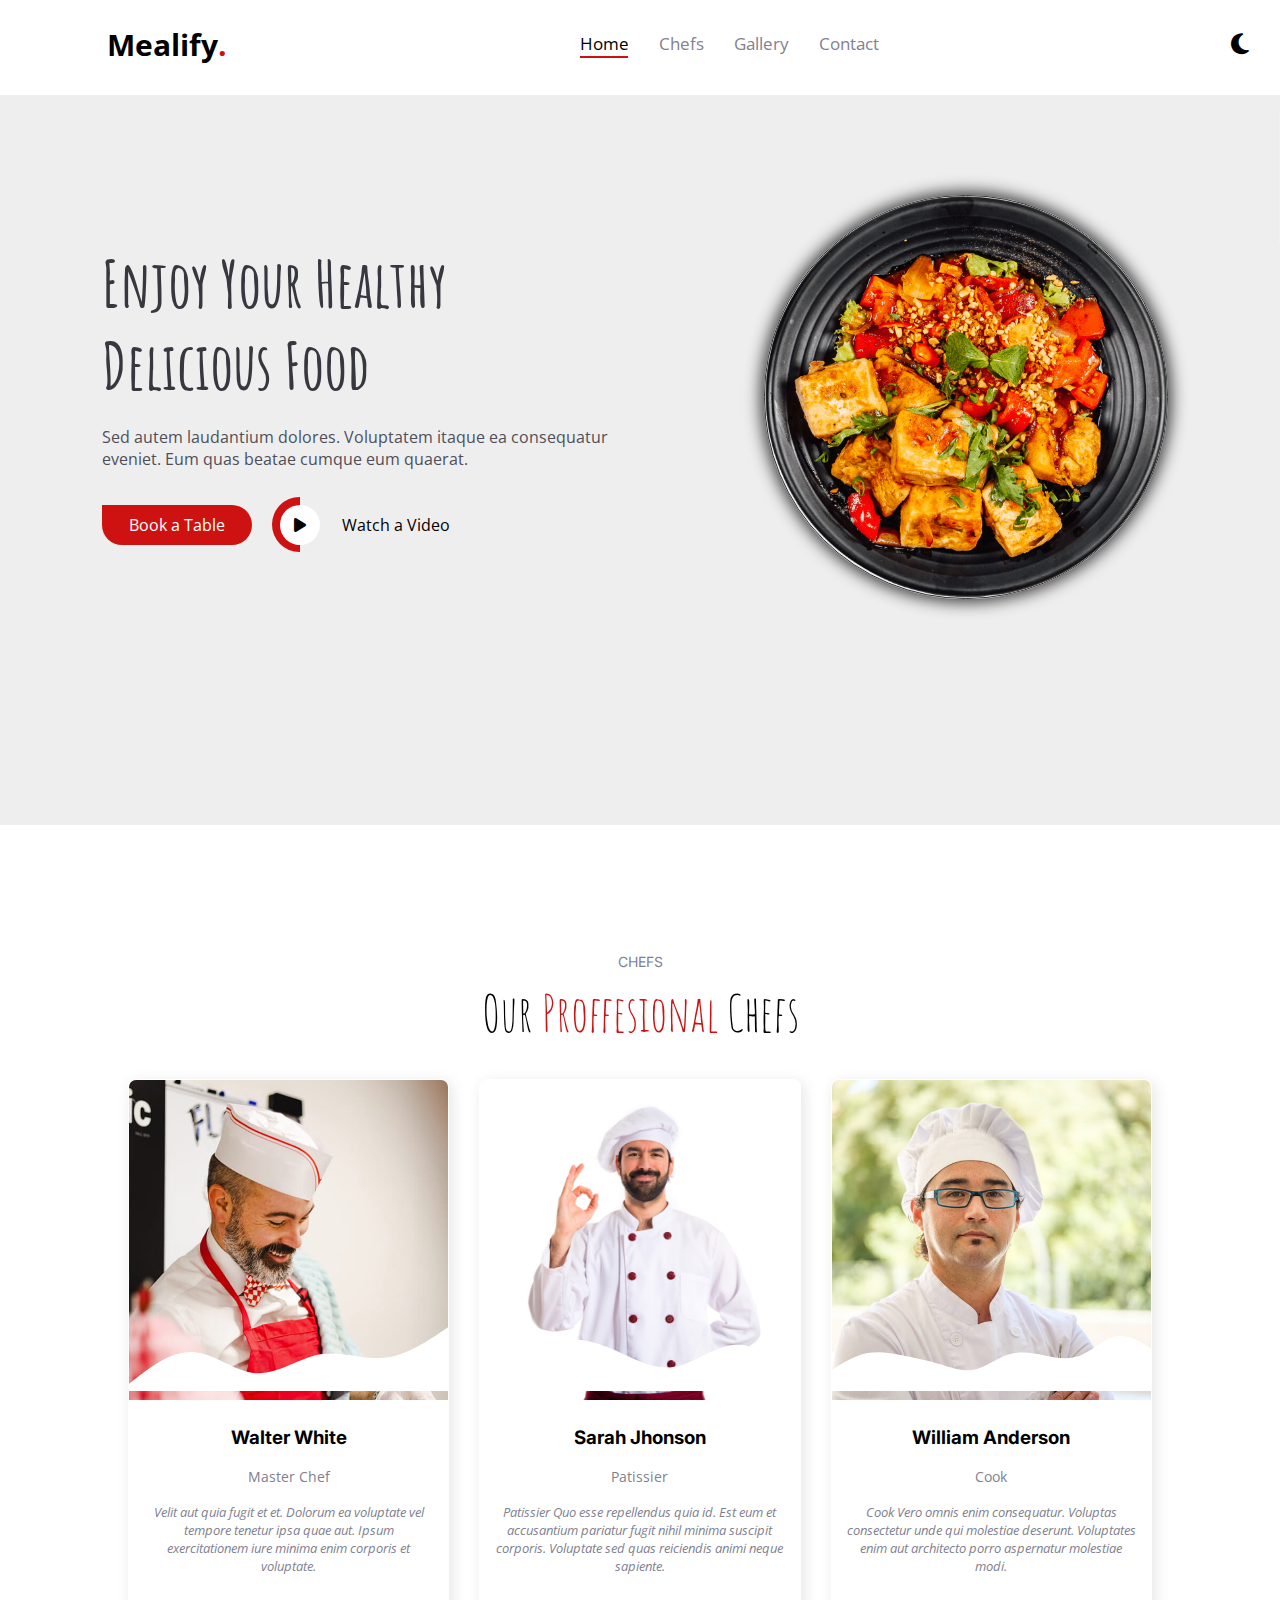
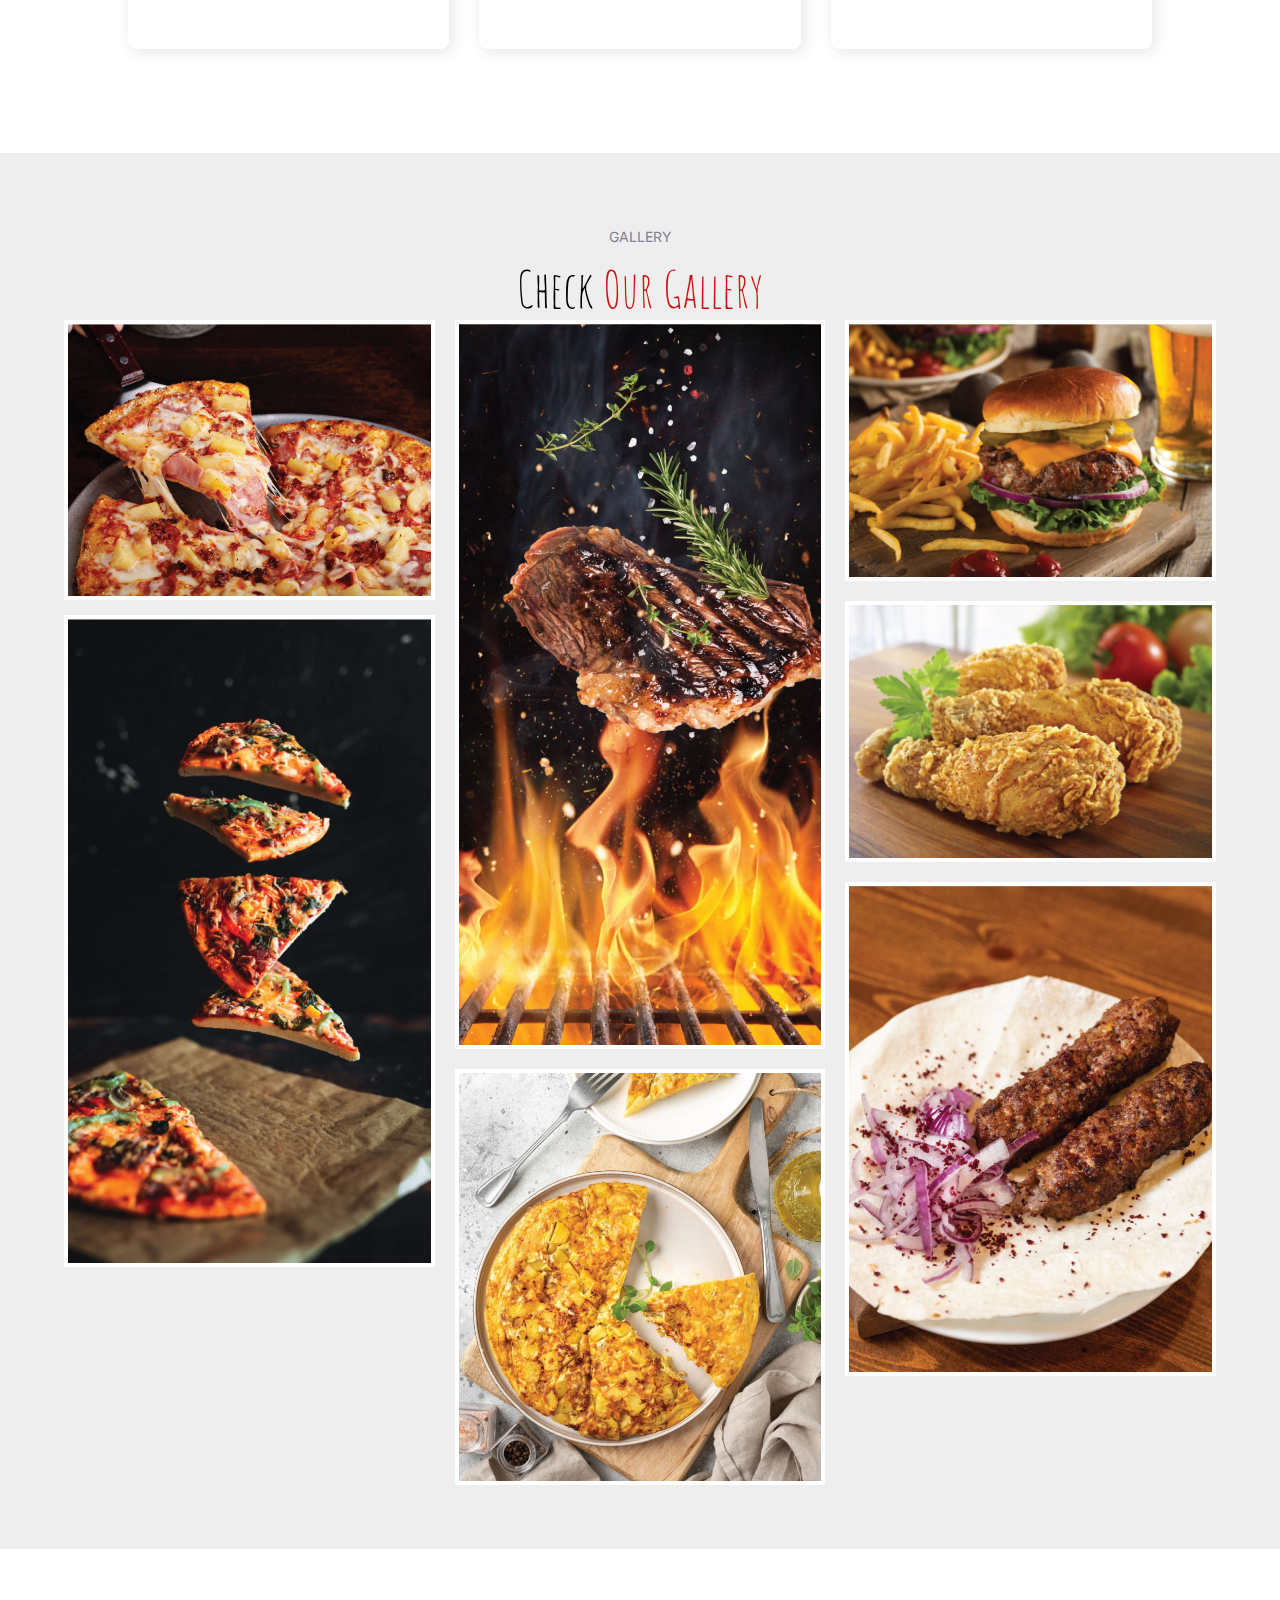
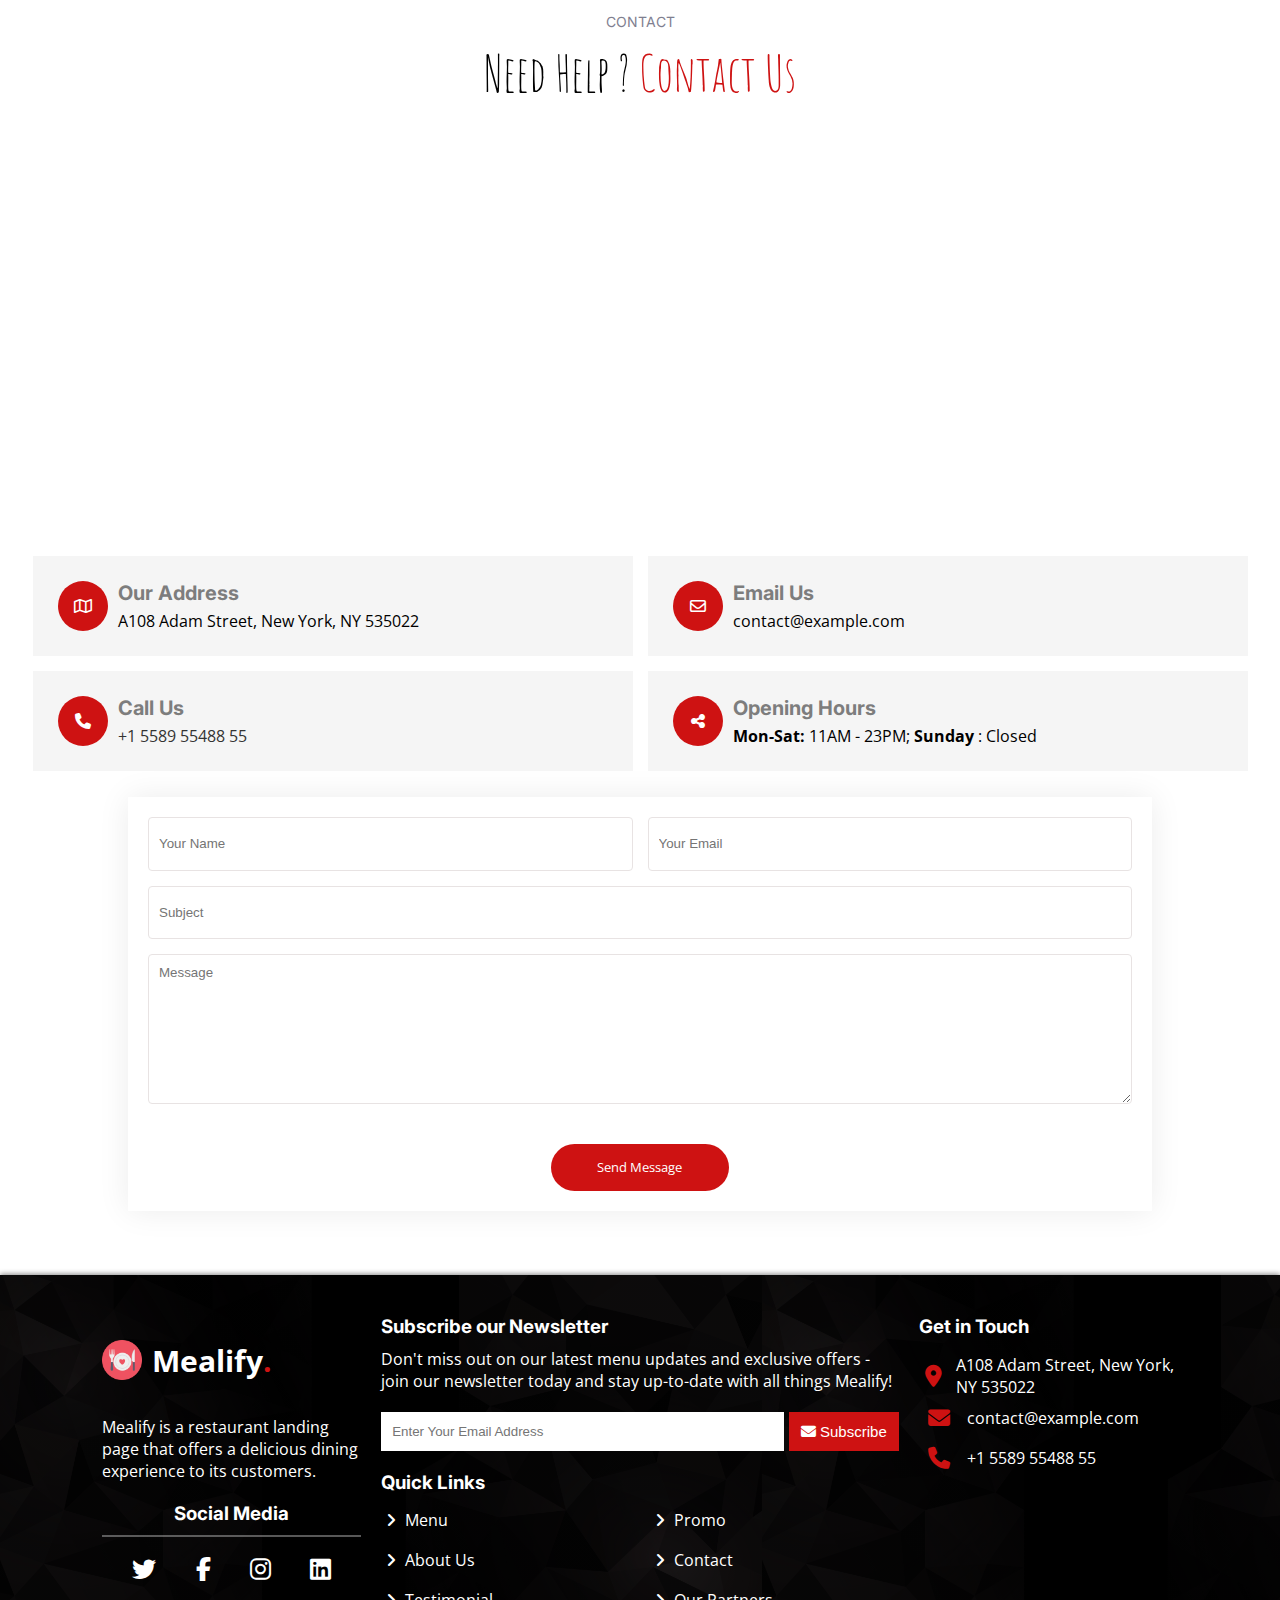
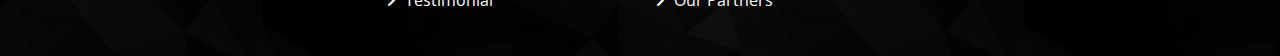
<file: index.html>
<html>
  <head>
    <link rel="preconnect" href="https://fonts.googleapis.com" />
    <link rel="preconnect" href="https://fonts.gstatic.com" crossorigin />
    <link
      href="https://fonts.googleapis.com/css2?family=Inter:ital,opsz,wght@0,14..32,100..900;1,14..32,100..900&display=swap"
      rel="stylesheet"
    />
    <link rel="preconnect" href="https://fonts.googleapis.com" />
    <link rel="preconnect" href="https://fonts.gstatic.com" crossorigin />
    <link
      href="https://fonts.googleapis.com/css2?family=Amatic+SC:wght@400;700&display=swap"
      rel="stylesheet"
    />
    <link rel="preconnect" href="https://fonts.googleapis.com" />
    <link rel="preconnect" href="https://fonts.gstatic.com" crossorigin />
    <link
      href="https://fonts.googleapis.com/css2?family=Open+Sans:ital,wght@0,300..800;1,300..800&display=swap"
      rel="stylesheet"
    />
    <link
      rel="stylesheet"
      href="https://cdnjs.cloudflare.com/ajax/libs/font-awesome/6.5.2/css/all.min.css"
    />
    <title>Mealify</title>
    <link rel="stylesheet" href="css/style.css" />
  </head>
  <body id="mealify">
    <div class="header" id="home">
      <div class="nav">
        <div class="nav-bar">
          <div class="logo">
            <a href="#mealify"
              ><h1>Mealify<span>.</span></h1></a
            >
          </div>
          <div class="menu">
            <ul>
              <li>
                <a href="#home">Home</a>
                <h1></h1>
              </li>
              <li>
                <a href="#chef" style="color: #838190">Chefs</a>
                <h3 class="special-1"></h3>
              </li>
              <li>
                <a href="#gallery" style="color: #838190">Gallery</a>
                <h4 class="special-2"></h4>
              </li>
              <li>
                <a href="#contact" style="color: #838190">Contact</a>
                <h2 class="special-3"></h2>
              </li>
            </ul>
          </div>
          <div class="icon">
            <i class="fa-solid fa-moon fa-xl" style="color: #000000"></i>
          </div>
        </div>
      </div>
      <div class="content">
        <div class="container">
          <h2>Enjoy Your Healthy Delicious Food</h2>
          <p>
            Sed autem laudantium dolores. Voluptatem itaque ea consequatur
            eveniet. Eum quas beatae cumque eum quaerat.
          </p>
          <div class="buttons">
            <a href="#" class="btn">Book a Table</a>
            <a href="https://youtube.com" target="_blank" class="video-btn">
              <div class="icon-y"><i class="fa-solid fa-play fa-sss"></i></div>
              Watch a Video
            </a>
          </div>
        </div>
        <div class="picture">
          <img src="images/hero-img.png" alt="food" />
        </div>
      </div>
    </div>
    <div class="chefs" id="chef">
      <h2>CHEFS</h2>
      <p>
        Our
        <span style="color: #ce1212; font-family: Amatic SC, sans-serif"
          >Proffesional</span
        >
        Chefs
      </p>
      <div class="chefs-cards">
        <div class="card-1">
          <img src="images/chefs-1.jpg" alt="chef-1" />
          <svg xmlns="http://www.w3.org/2000/svg" viewBox="0 0 1440 320">
            <path
              fill="#ffffff"
              fill-opacity="1"
              d="M0,288L48,250.7C96,213,192,139,288,144C384,149,480,235,576,240C672,245,768,171,864,154.7C960,139,1056,181,1152,170.7C1248,160,1344,96,1392,64L1440,32L1440,320L1392,320C1344,320,1248,320,1152,320C1056,320,960,320,864,320C768,320,672,320,576,320C480,320,384,320,288,320C192,320,96,320,48,320L0,320Z"
            ></path>
          </svg>
          <div class="info">
            <h3>Walter White</h3>
            <span>Master Chef</span>
            <p>
              Velit aut quia fugit et et. Dolorum ea voluptate vel tempore
              tenetur ipsa quae aut. Ipsum exercitationem iure minima enim
              corporis et voluptate.
            </p>
          </div>
          <ul class="social-box">
            <li>
              <a href="https://twitter.com" target="_blank">
                <i class="fa-brands fa-twitter"></i>
              </a>
            </li>
            <li>
              <a href="https://facebook.com" target="_blank">
                <i class="fa-brands fa-facebook-f"></i>
              </a>
            </li>
            <li>
              <a href="https://instagram.com" target="_blank">
                <i class="fa-brands fa-instagram"></i>
              </a>
            </li>
            <li>
              <a href="https://linkedin.com" target="_blank">
                <i class="fa-brands fa-linkedin"></i>
              </a>
            </li>
          </ul>
        </div>
        <div class="card-2">
          <img src="images/chefs-2.jpg" alt="chef-2" />
          <svg xmlns="http://www.w3.org/2000/svg" viewBox="0 0 1440 320">
            <path
              fill="#ffffff"
              fill-opacity="1"
              d="M0,192L48,170.7C96,149,192,107,288,90.7C384,75,480,85,576,122.7C672,160,768,224,864,213.3C960,203,1056,117,1152,112C1248,107,1344,181,1392,218.7L1440,256L1440,320L1392,320C1344,320,1248,320,1152,320C1056,320,960,320,864,320C768,320,672,320,576,320C480,320,384,320,288,320C192,320,96,320,48,320L0,320Z"
            ></path>
          </svg>
          <div class="info">
            <h3>Sarah Jhonson</h3>
            <span>Patissier</span>
            <p>
              Patissier Quo esse repellendus quia id. Est eum et accusantium
              pariatur fugit nihil minima suscipit corporis. Voluptate sed quas
              reiciendis animi neque sapiente.
            </p>
          </div>
          <ul class="social-box">
            <li>
              <a href="https://twitter.com" target="_blank">
                <i class="fa-brands fa-twitter"></i>
              </a>
            </li>
            <li>
              <a href="https://facebook.com" target="_blank">
                <i class="fa-brands fa-facebook-f"></i>
              </a>
            </li>
            <li>
              <a href="https://instagram.com" target="_blank">
                <i class="fa-brands fa-instagram"></i>
              </a>
            </li>
            <li>
              <a href="https://linkedin.com" target="_blank">
                <i class="fa-brands fa-linkedin"></i>
              </a>
            </li>
          </ul>
        </div>
        <div class="card-3">
          <img src="images/chefs-3.jpg" alt="chef-3" />
          <svg xmlns="http://www.w3.org/2000/svg" viewBox="0 0 1440 320">
            <path
              fill="#ffffff"
              fill-opacity="1"
              d="M0,224L26.7,208C53.3,192,107,160,160,149.3C213.3,139,267,149,320,160C373.3,171,427,181,480,197.3C533.3,213,587,235,640,224C693.3,213,747,171,800,154.7C853.3,139,907,149,960,160C1013.3,171,1067,181,1120,160C1173.3,139,1227,85,1280,74.7C1333.3,64,1387,96,1413,112L1440,128L1440,320L1413.3,320C1386.7,320,1333,320,1280,320C1226.7,320,1173,320,1120,320C1066.7,320,1013,320,960,320C906.7,320,853,320,800,320C746.7,320,693,320,640,320C586.7,320,533,320,480,320C426.7,320,373,320,320,320C266.7,320,213,320,160,320C106.7,320,53,320,27,320L0,320Z"
            ></path>
          </svg>
          <div class="info">
            <h3>William Anderson</h3>
            <span>Cook</span>
            <p>
              Cook Vero omnis enim consequatur. Voluptas consectetur unde qui
              molestiae deserunt. Voluptates enim aut architecto porro
              aspernatur molestiae modi.
            </p>
          </div>
          <ul class="social-box">
            <li>
              <a href="https://twitter.com" target="_blank">
                <i class="fa-brands fa-twitter"></i>
              </a>
            </li>
            <li>
              <a href="https://facebook.com" target="_blank">
                <i class="fa-brands fa-facebook-f"></i>
              </a>
            </li>
            <li>
              <a href="https://instagram.com" target="_blank">
                <i class="fa-brands fa-instagram"></i>
              </a>
            </li>
            <li>
              <a href="https://linkedin.com" target="_blank">
                <i class="fa-brands fa-linkedin"></i>
              </a>
            </li>
          </ul>
        </div>
      </div>
    </div>
    <div class="gallery" id="gallery">
      <h2>GALLERY</h2>
      <p>
        Check
        <span style="color: #ce1212; font-family: Amatic SC, sans-serif"
          >Our Gallery</span
        >
      </p>
      <div class="container">
        <div class="p1">
          <div class="layout">
            <div class="meal-info">
              <h3>Pizza</h3>
              <p class="text">Hawaiian pizza with ham and pineapple</p>
            </div>
          </div>
        </div>
        <div class="p3">
          <div class="layout">
            <div class="meal-info">
              <h3>Beef steaks</h3>
              <p class="text">
                Tasty beef steaks flying above cast iron grate with fire flames.
              </p>
            </div>
          </div>
        </div>
        <div class="p2">
          <div class="layout">
            <div class="meal-info">
              <h3>Levitation pizza</h3>
              <p class="text">Levitation pizza on black background.</p>
            </div>
          </div>
        </div>
        <div class="p4">
          <div class="layout">
            <div class="meal-info">
              <h3>Frittata</h3>
              <p class="text">Frittata or potato pie in a ceramic plate</p>
            </div>
          </div>
        </div>
        <div class="p5">
          <div class="layout">
            <div class="meal-info">
              <h3>Burger</h3>
              <p class="text">grass fed bison hamburger with chips & beer</p>
            </div>
          </div>
        </div>
        <div class="p6">
          <div class="layout">
            <div class="meal-info">
              <h3>Crispy Fried Chicken</h3>
              <p class="text">
                Golden brown chicken legs with a crunchy coating and juicy meat
              </p>
            </div>
          </div>
        </div>
        <div class="p7">
          <div class="layout">
            <div class="meal-info">
              <h3>Lyulya kebab</h3>
              <p class="text">
                Tender and juicy skewers of ground lamb or beef, flavored with
                aromatic spices and herbs
              </p>
            </div>
          </div>
        </div>
      </div>
    </div>
    <div class="contact" id="contact">
      <h2>CONTACT</h2>
      <p>
        Need Help ?
        <span style="color: #ce1212; font-family: Amatic SC, sans-serif"
          >Contact Us</span
        >
      </p>
      <div class="map">
        <iframe
          src="https://www.google.com/maps/embed?pb=!1m18!1m12!1m3!1d27517.97702948983!2d30.994205920340814!3d30.443269582377237!2m3!1f0!2f0!3f0!3m2!1i1024!2i768!4f13.1!3m3!1m2!1s0x14587ea23cafda97%3A0x740aa962e8309f98!2z2LPYsdizINin2YTZhNmK2KfZhtiMINmF2K_ZitmG2Kkg2LPYsdizINin2YTZhNmK2KfZhtip2Iwg2YXYr9mK2YbYqSDYs9ix2LMg2KfZhNmE2YrYp9mG2Iwg2YXYrdin2YHYuNipINin2YTZhdmG2YjZgdmK2Kk!5e0!3m2!1sar!2seg!4v1727364176588!5m2!1sar!2seg"
          width="600"
          height="350"
          style="border: 0"
          allowfullscreen=""
          loading="lazy"
          referrerpolicy="no-referrer-when-downgrade"
        ></iframe>
      </div>
      <div class="information">
        <div class="up">
          <div class="address">
            <div class="icon-1"><i class="fa-regular fa-map"></i></div>
            <div class="info-icon">
              <h3>Our Address</h3>
              <p class="con">A108 Adam Street, New York, NY 535022</p>
            </div>
          </div>
          <div class="email">
            <div class="icon-1"><i class="fa-regular fa-envelope"></i></div>
            <div class="info-icon">
              <h3>Email Us</h3>
              <p class="con">contact@example.com</p>
            </div>
          </div>
        </div>
        <div class="down">
          <div class="call">
            <div class="icon-1"><i class="fa-solid fa-phone"></i></div>
            <div class="info-icon">
              <h3>Call Us</h3>
              <a href="tel:+1 5589 55488 55">+1 5589 55488 55 </a>
            </div>
          </div>
          <div class="hours">
            <div class="icon-1"><i class="fa-solid fa-share-nodes"></i></div>
            <div class="info-icon">
              <h3>Opening Hours</h3>
              <p class="con">
                <strong>Mon-Sat:</strong> 11AM - 23PM; <strong>Sunday</strong> :
                Closed
              </p>
            </div>
          </div>
        </div>
      </div>
      <div class="form">
        <form action="">
          <div class="first">
            <input type="text" placeholder="Your Name" required />
            <input type="email" placeholder="Your Email" required />
          </div>
          <div class="second">
            <input
              class="subject"
              type="subject"
              placeholder="Subject"
              required
            />
          </div>
          <div class="third">
            <textarea placeholder="Message" required></textarea>
          </div>
          <button class="bn" type="submit">Send Message</button>
        </form>
      </div>
    </div>
    <div class="footer">
      <div class="container">
        <div class="about">
          <div class="child-1">
            <img src="images/favicon.png" alt="Mealify Logo" />
            <h2 class="logo">Mealify</h2>
          </div>
          <p>
            Mealify is a restaurant landing page that offers a delicious dining
            experience to its customers.
          </p>
          <h3>Social Media</h3>
          <ul class="social-links">
            <li>
              <a href="https://twitter.com" target="_blank">
                <i class="fa-brands fa-twitter"></i>
              </a>
            </li>
            <li>
              <a href="https://facebook.com" target="_blank">
                <i class="fa-brands fa-facebook-f"></i>
              </a>
            </li>
            <li>
              <a href="https://instagram.com" target="_blank">
                <i class="fa-brands fa-instagram"></i>
              </a>
            </li>
            <li>
              <a href="https://linkedin.com" target="_blank">
                <i class="fa-brands fa-linkedin"></i>
              </a>
            </li>
          </ul>
        </div>
        <div class="subscription">
          <div class="subscription-box">
            <h3>Subscribe our Newsletter</h3>
            <p>
              Don't miss out on our latest menu updates and exclusive offers -
              join our newsletter today and stay up-to-date with all things
              Mealify!
            </p>
            <div class="sunscription-group">
              <input type="email" placeholder="Enter Your Email Address" />
              <button class="btn btn-main">
                <i class="fa-solid fa-envelope"></i> Subscribe
              </button>
            </div>
          </div>
          <div class="quick-links">
            <h3>Quick Links</h3>
            <ul>
              <li>
                <a href="">Menu</a>
              </li>
              <li>
                <a href="">Promo</a>
              </li>
              <li>
                <a href="">About Us</a>
              </li>
              <li>
                <a href="">Contact</a>
              </li>
              <li>
                <a href="">Testimonial</a>
              </li>
              <li>
                <a href="">Our Partners</a>
              </li>
            </ul>
          </div>
        </div>
        <div class="contact-details">
          <h3>Get in Touch</h3>
          <ul>
            <li>
              <i class="fa-solid fa-location-dot"></i>
              <span>A108 Adam Street, New York, NY 535022 </span>
            </li>
            <li>
              <i class="fa-solid fa-envelope"></i>
              <a href="mailto:contact@example.com">contact@example.com</a>
            </li>
            <li>
              <i class="fa-solid fa-phone"></i>
              <a href="tel:+1 5589 55488 55">+1 5589 55488 55</a>
            </li>
          </ul>
        </div>
      </div>
    </div>
  </body>
</html>
</file>
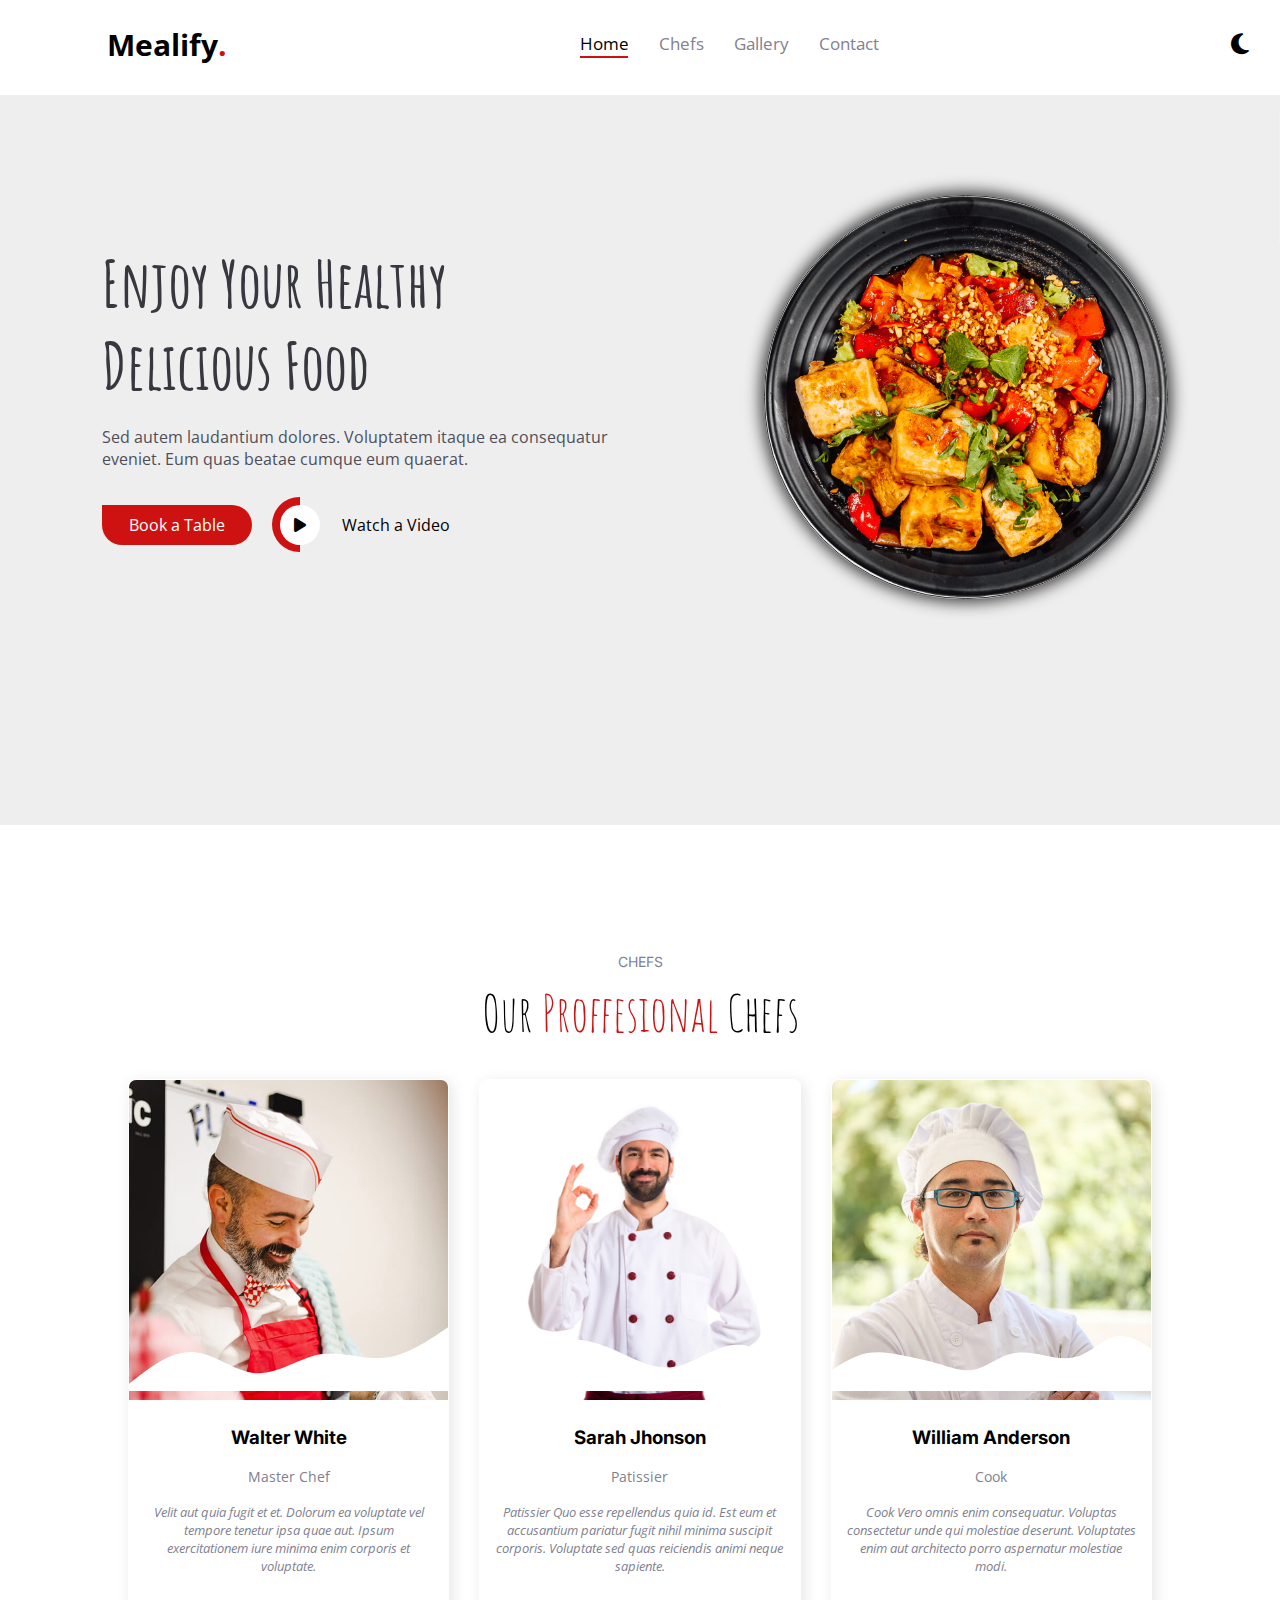
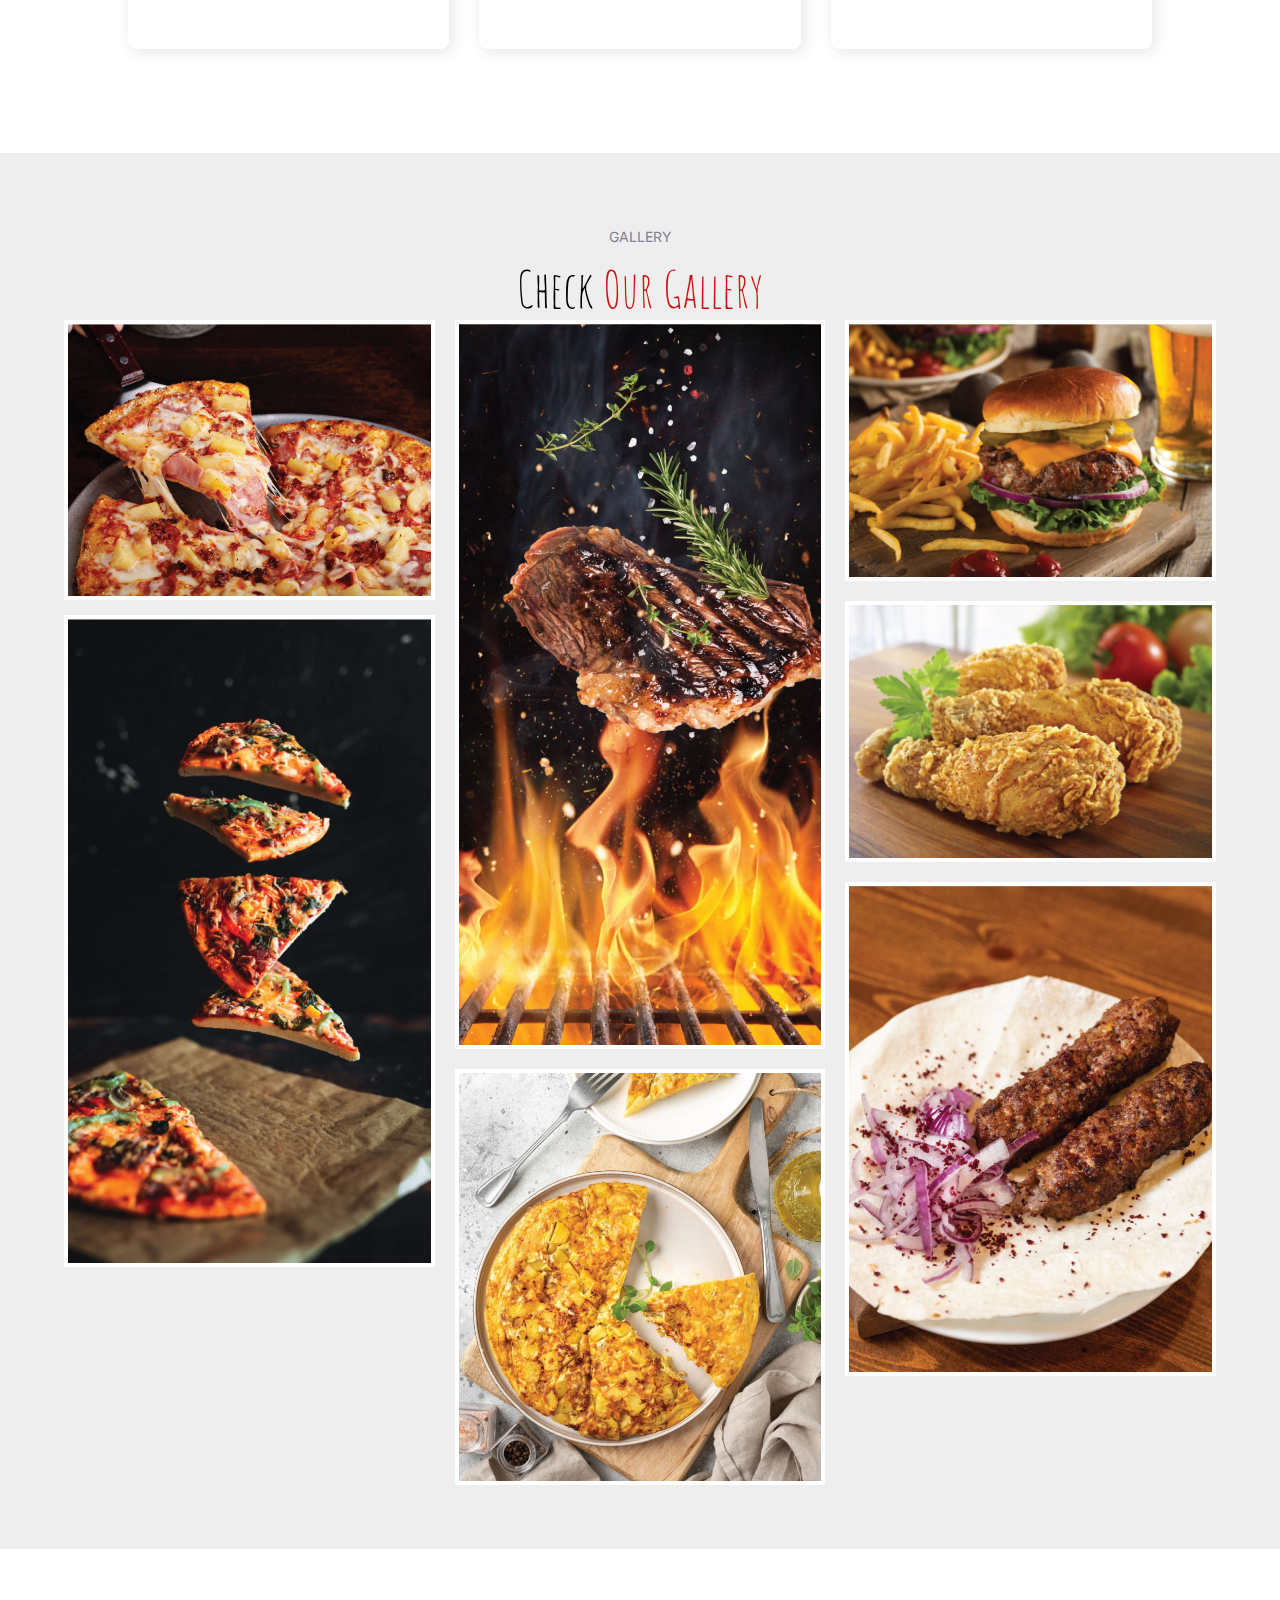
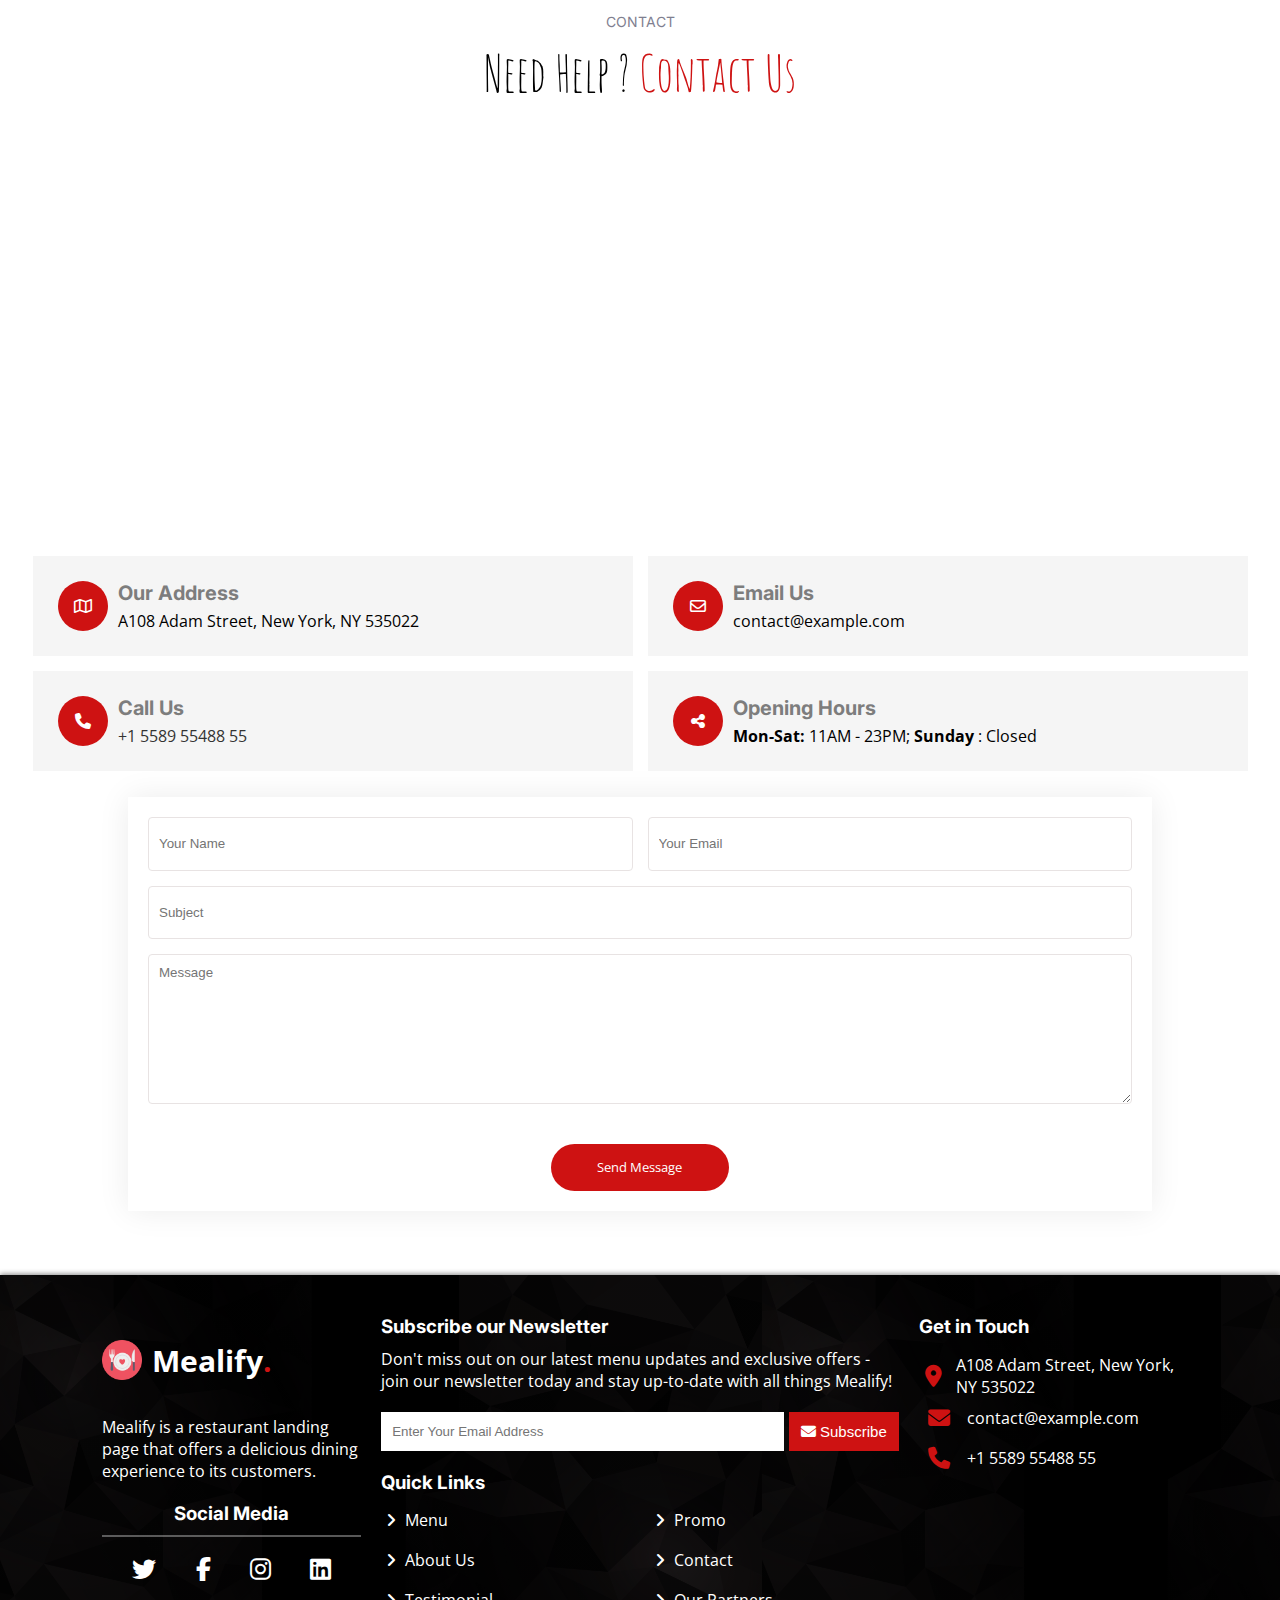
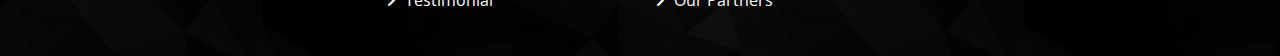
<file: my-nginx-project/index.html>
<html>
  <head>
    <link rel="preconnect" href="https://fonts.googleapis.com" />
    <link rel="preconnect" href="https://fonts.gstatic.com" crossorigin />
    <link
      href="https://fonts.googleapis.com/css2?family=Inter:ital,opsz,wght@0,14..32,100..900;1,14..32,100..900&display=swap"
      rel="stylesheet"
    />
    <link rel="preconnect" href="https://fonts.googleapis.com" />
    <link rel="preconnect" href="https://fonts.gstatic.com" crossorigin />
    <link
      href="https://fonts.googleapis.com/css2?family=Amatic+SC:wght@400;700&display=swap"
      rel="stylesheet"
    />
    <link rel="preconnect" href="https://fonts.googleapis.com" />
    <link rel="preconnect" href="https://fonts.gstatic.com" crossorigin />
    <link
      href="https://fonts.googleapis.com/css2?family=Open+Sans:ital,wght@0,300..800;1,300..800&display=swap"
      rel="stylesheet"
    />
    <link
      rel="stylesheet"
      href="https://cdnjs.cloudflare.com/ajax/libs/font-awesome/6.5.2/css/all.min.css"
    />
    <title>Mealify</title>
    <link rel="stylesheet" href="style.css" />
  </head>
  <body id="mealify">
    <div class="header" id="home">
      <div class="nav">
        <div class="nav-bar">
          <div class="logo">
            <a href="#mealify"
              ><h1>Mealify<span>.</span></h1></a
            >
          </div>
          <div class="menu">
            <ul>
              <li>
                <a href="#home">Home</a>
                <h1></h1>
              </li>
              <li>
                <a href="#chef" style="color: #838190">Chefs</a>
                <h3 class="special-1"></h3>
              </li>
              <li>
                <a href="#gallery" style="color: #838190">Gallery</a>
                <h4 class="special-2"></h4>
              </li>
              <li>
                <a href="#contact" style="color: #838190">Contact</a>
                <h2 class="special-3"></h2>
              </li>
            </ul>
          </div>
          <div class="icon">
            <i class="fa-solid fa-moon fa-xl" style="color: #000000"></i>
          </div>
        </div>
      </div>
      <div class="content">
        <div class="container">
          <h2>Enjoy Your Healthy Delicious Food</h2>
          <p>
            Sed autem laudantium dolores. Voluptatem itaque ea consequatur
            eveniet. Eum quas beatae cumque eum quaerat.
          </p>
          <div class="buttons">
            <a href="#" class="btn">Book a Table</a>
            <a href="https://youtube.com" target="_blank" class="video-btn">
              <div class="icon-y"><i class="fa-solid fa-play fa-sss"></i></div>
              Watch a Video
            </a>
          </div>
        </div>
        <div class="picture">
          <img src="images/hero-img.png" alt="food" />
        </div>
      </div>
    </div>
    <div class="chefs" id="chef">
      <h2>CHEFS</h2>
      <p>
        Our
        <span style="color: #ce1212; font-family: Amatic SC, sans-serif"
          >Proffesional</span
        >
        Chefs
      </p>
      <div class="chefs-cards">
        <div class="card-1">
          <img src="images/chefs-1.jpg" alt="chef-1" />
          <svg xmlns="http://www.w3.org/2000/svg" viewBox="0 0 1440 320">
            <path
              fill="#ffffff"
              fill-opacity="1"
              d="M0,288L48,250.7C96,213,192,139,288,144C384,149,480,235,576,240C672,245,768,171,864,154.7C960,139,1056,181,1152,170.7C1248,160,1344,96,1392,64L1440,32L1440,320L1392,320C1344,320,1248,320,1152,320C1056,320,960,320,864,320C768,320,672,320,576,320C480,320,384,320,288,320C192,320,96,320,48,320L0,320Z"
            ></path>
          </svg>
          <div class="info">
            <h3>Walter White</h3>
            <span>Master Chef</span>
            <p>
              Velit aut quia fugit et et. Dolorum ea voluptate vel tempore
              tenetur ipsa quae aut. Ipsum exercitationem iure minima enim
              corporis et voluptate.
            </p>
          </div>
          <ul class="social-box">
            <li>
              <a href="https://twitter.com" target="_blank">
                <i class="fa-brands fa-twitter"></i>
              </a>
            </li>
            <li>
              <a href="https://facebook.com" target="_blank">
                <i class="fa-brands fa-facebook-f"></i>
              </a>
            </li>
            <li>
              <a href="https://instagram.com" target="_blank">
                <i class="fa-brands fa-instagram"></i>
              </a>
            </li>
            <li>
              <a href="https://linkedin.com" target="_blank">
                <i class="fa-brands fa-linkedin"></i>
              </a>
            </li>
          </ul>
        </div>
        <div class="card-2">
          <img src="images/chefs-2.jpg" alt="chef-2" />
          <svg xmlns="http://www.w3.org/2000/svg" viewBox="0 0 1440 320">
            <path
              fill="#ffffff"
              fill-opacity="1"
              d="M0,192L48,170.7C96,149,192,107,288,90.7C384,75,480,85,576,122.7C672,160,768,224,864,213.3C960,203,1056,117,1152,112C1248,107,1344,181,1392,218.7L1440,256L1440,320L1392,320C1344,320,1248,320,1152,320C1056,320,960,320,864,320C768,320,672,320,576,320C480,320,384,320,288,320C192,320,96,320,48,320L0,320Z"
            ></path>
          </svg>
          <div class="info">
            <h3>Sarah Jhonson</h3>
            <span>Patissier</span>
            <p>
              Patissier Quo esse repellendus quia id. Est eum et accusantium
              pariatur fugit nihil minima suscipit corporis. Voluptate sed quas
              reiciendis animi neque sapiente.
            </p>
          </div>
          <ul class="social-box">
            <li>
              <a href="https://twitter.com" target="_blank">
                <i class="fa-brands fa-twitter"></i>
              </a>
            </li>
            <li>
              <a href="https://facebook.com" target="_blank">
                <i class="fa-brands fa-facebook-f"></i>
              </a>
            </li>
            <li>
              <a href="https://instagram.com" target="_blank">
                <i class="fa-brands fa-instagram"></i>
              </a>
            </li>
            <li>
              <a href="https://linkedin.com" target="_blank">
                <i class="fa-brands fa-linkedin"></i>
              </a>
            </li>
          </ul>
        </div>
        <div class="card-3">
          <img src="images/chefs-3.jpg" alt="chef-3" />
          <svg xmlns="http://www.w3.org/2000/svg" viewBox="0 0 1440 320">
            <path
              fill="#ffffff"
              fill-opacity="1"
              d="M0,224L26.7,208C53.3,192,107,160,160,149.3C213.3,139,267,149,320,160C373.3,171,427,181,480,197.3C533.3,213,587,235,640,224C693.3,213,747,171,800,154.7C853.3,139,907,149,960,160C1013.3,171,1067,181,1120,160C1173.3,139,1227,85,1280,74.7C1333.3,64,1387,96,1413,112L1440,128L1440,320L1413.3,320C1386.7,320,1333,320,1280,320C1226.7,320,1173,320,1120,320C1066.7,320,1013,320,960,320C906.7,320,853,320,800,320C746.7,320,693,320,640,320C586.7,320,533,320,480,320C426.7,320,373,320,320,320C266.7,320,213,320,160,320C106.7,320,53,320,27,320L0,320Z"
            ></path>
          </svg>
          <div class="info">
            <h3>William Anderson</h3>
            <span>Cook</span>
            <p>
              Cook Vero omnis enim consequatur. Voluptas consectetur unde qui
              molestiae deserunt. Voluptates enim aut architecto porro
              aspernatur molestiae modi.
            </p>
          </div>
          <ul class="social-box">
            <li>
              <a href="https://twitter.com" target="_blank">
                <i class="fa-brands fa-twitter"></i>
              </a>
            </li>
            <li>
              <a href="https://facebook.com" target="_blank">
                <i class="fa-brands fa-facebook-f"></i>
              </a>
            </li>
            <li>
              <a href="https://instagram.com" target="_blank">
                <i class="fa-brands fa-instagram"></i>
              </a>
            </li>
            <li>
              <a href="https://linkedin.com" target="_blank">
                <i class="fa-brands fa-linkedin"></i>
              </a>
            </li>
          </ul>
        </div>
      </div>
    </div>
    <div class="gallery" id="gallery">
      <h2>GALLERY</h2>
      <p>
        Check
        <span style="color: #ce1212; font-family: Amatic SC, sans-serif"
          >Our Gallery</span
        >
      </p>
      <div class="container">
        <div class="p1">
          <div class="layout">
            <div class="meal-info">
              <h3>Pizza</h3>
              <p class="text">Hawaiian pizza with ham and pineapple</p>
            </div>
          </div>
        </div>
        <div class="p3">
          <div class="layout">
            <div class="meal-info">
              <h3>Beef steaks</h3>
              <p class="text">
                Tasty beef steaks flying above cast iron grate with fire flames.
              </p>
            </div>
          </div>
        </div>
        <div class="p2">
          <div class="layout">
            <div class="meal-info">
              <h3>Levitation pizza</h3>
              <p class="text">Levitation pizza on black background.</p>
            </div>
          </div>
        </div>
        <div class="p4">
          <div class="layout">
            <div class="meal-info">
              <h3>Frittata</h3>
              <p class="text">Frittata or potato pie in a ceramic plate</p>
            </div>
          </div>
        </div>
        <div class="p5">
          <div class="layout">
            <div class="meal-info">
              <h3>Burger</h3>
              <p class="text">grass fed bison hamburger with chips & beer</p>
            </div>
          </div>
        </div>
        <div class="p6">
          <div class="layout">
            <div class="meal-info">
              <h3>Crispy Fried Chicken</h3>
              <p class="text">
                Golden brown chicken legs with a crunchy coating and juicy meat
              </p>
            </div>
          </div>
        </div>
        <div class="p7">
          <div class="layout">
            <div class="meal-info">
              <h3>Lyulya kebab</h3>
              <p class="text">
                Tender and juicy skewers of ground lamb or beef, flavored with
                aromatic spices and herbs
              </p>
            </div>
          </div>
        </div>
      </div>
    </div>
    <div class="contact" id="contact">
      <h2>CONTACT</h2>
      <p>
        Need Help ?
        <span style="color: #ce1212; font-family: Amatic SC, sans-serif"
          >Contact Us</span
        >
      </p>
      <div class="map">
        <iframe
          src="https://www.google.com/maps/embed?pb=!1m18!1m12!1m3!1d27517.97702948983!2d30.994205920340814!3d30.443269582377237!2m3!1f0!2f0!3f0!3m2!1i1024!2i768!4f13.1!3m3!1m2!1s0x14587ea23cafda97%3A0x740aa962e8309f98!2z2LPYsdizINin2YTZhNmK2KfZhtiMINmF2K_ZitmG2Kkg2LPYsdizINin2YTZhNmK2KfZhtip2Iwg2YXYr9mK2YbYqSDYs9ix2LMg2KfZhNmE2YrYp9mG2Iwg2YXYrdin2YHYuNipINin2YTZhdmG2YjZgdmK2Kk!5e0!3m2!1sar!2seg!4v1727364176588!5m2!1sar!2seg"
          width="600"
          height="350"
          style="border: 0"
          allowfullscreen=""
          loading="lazy"
          referrerpolicy="no-referrer-when-downgrade"
        ></iframe>
      </div>
      <div class="information">
        <div class="up">
          <div class="address">
            <div class="icon-1"><i class="fa-regular fa-map"></i></div>
            <div class="info-icon">
              <h3>Our Address</h3>
              <p class="con">A108 Adam Street, New York, NY 535022</p>
            </div>
          </div>
          <div class="email">
            <div class="icon-1"><i class="fa-regular fa-envelope"></i></div>
            <div class="info-icon">
              <h3>Email Us</h3>
              <p class="con">contact@example.com</p>
            </div>
          </div>
        </div>
        <div class="down">
          <div class="call">
            <div class="icon-1"><i class="fa-solid fa-phone"></i></div>
            <div class="info-icon">
              <h3>Call Us</h3>
              <a href="tel:+1 5589 55488 55">+1 5589 55488 55 </a>
            </div>
          </div>
          <div class="hours">
            <div class="icon-1"><i class="fa-solid fa-share-nodes"></i></div>
            <div class="info-icon">
              <h3>Opening Hours</h3>
              <p class="con">
                <strong>Mon-Sat:</strong> 11AM - 23PM; <strong>Sunday</strong> :
                Closed
              </p>
            </div>
          </div>
        </div>
      </div>
      <div class="form">
        <form action="">
          <div class="first">
            <input type="text" placeholder="Your Name" required />
            <input type="email" placeholder="Your Email" required />
          </div>
          <div class="second">
            <input
              class="subject"
              type="subject"
              placeholder="Subject"
              required
            />
          </div>
          <div class="third">
            <textarea placeholder="Message" required></textarea>
          </div>
          <button class="bn" type="submit">Send Message</button>
        </form>
      </div>
    </div>
    <div class="footer">
      <div class="container">
        <div class="about">
          <div class="child-1">
            <img src="images/favicon.png" alt="Mealify Logo" />
            <h2 class="logo">Mealify</h2>
          </div>
          <p>
            Mealify is a restaurant landing page that offers a delicious dining
            experience to its customers.
          </p>
          <h3>Social Media</h3>
          <ul class="social-links">
            <li>
              <a href="https://twitter.com" target="_blank">
                <i class="fa-brands fa-twitter"></i>
              </a>
            </li>
            <li>
              <a href="https://facebook.com" target="_blank">
                <i class="fa-brands fa-facebook-f"></i>
              </a>
            </li>
            <li>
              <a href="https://instagram.com" target="_blank">
                <i class="fa-brands fa-instagram"></i>
              </a>
            </li>
            <li>
              <a href="https://linkedin.com" target="_blank">
                <i class="fa-brands fa-linkedin"></i>
              </a>
            </li>
          </ul>
        </div>
        <div class="subscription">
          <div class="subscription-box">
            <h3>Subscribe our Newsletter</h3>
            <p>
              Don't miss out on our latest menu updates and exclusive offers -
              join our newsletter today and stay up-to-date with all things
              Mealify!
            </p>
            <div class="sunscription-group">
              <input type="email" placeholder="Enter Your Email Address" />
              <button class="btn btn-main">
                <i class="fa-solid fa-envelope"></i> Subscribe
              </button>
            </div>
          </div>
          <div class="quick-links">
            <h3>Quick Links</h3>
            <ul>
              <li>
                <a href="">Menu</a>
              </li>
              <li>
                <a href="">Promo</a>
              </li>
              <li>
                <a href="">About Us</a>
              </li>
              <li>
                <a href="">Contact</a>
              </li>
              <li>
                <a href="">Testimonial</a>
              </li>
              <li>
                <a href="">Our Partners</a>
              </li>
            </ul>
          </div>
        </div>
        <div class="contact-details">
          <h3>Get in Touch</h3>
          <ul>
            <li>
              <i class="fa-solid fa-location-dot"></i>
              <span>A108 Adam Street, New York, NY 535022 </span>
            </li>
            <li>
              <i class="fa-solid fa-envelope"></i>
              <a href="mailto:contact@example.com">contact@example.com</a>
            </li>
            <li>
              <i class="fa-solid fa-phone"></i>
              <a href="tel:+1 5589 55488 55">+1 5589 55488 55</a>
            </li>
          </ul>
        </div>
      </div>
    </div>
  </body>
</html>
</file>
<file: css/style.css>
*,
*::before,
*::after {
  box-sizing: border-box;
}
:root {
  --color-primary: #ce1212;
  --animation-duration: 400ms;
  --color-light: hsl(0, 0%, 100%);
  --primary-hue: 0;
  --primary-saturation: 84%;
  --primary-lightness: 44%;
  --color-tertiary: #7f7f90;
  --hover-bg-color: hsl(0, 84%, calc(44% + 5%));
  --gap: 0.9375rem;
  --fa-font-solid: normal 900 1em / 1 "Font Awesome 6 Free";
}
html {
  scroll-behavior: smooth;
}
body {
  margin: 0;
  height: 4500px;
}
.header {
  height: 729.6px;
  width: 100%;
  background-color: #eeeeee;
  position: relative;
}
.header .nav {
  position: fixed;
  top: 0;
  right: 0;
  left: 0;
  height: 89.2px;
  background-color: #ffffff;
  z-index: 100;
}
.header .nav .nav-bar {
  width: 90%;
  height: 89.2px;
  display: flex;
  flex-direction: row;
  justify-content: space-between;
  align-items: center;
  margin: auto;
  font-family: "Open Sans", sans-serif;
  padding: 25px 5px 25px 5px;
  margin-left: 102;
  margin-right: 102;
}
.header .nav .nav-bar .logo a {
  text-decoration: none;
  color: black;
  font-size: 15px;
  font-weight: 700;
  font-style: normal;
  margin: 0;
}
.header .nav .nav-bar .logo a span {
  color: #ce1212;
}
.header .nav .nav-bar .menu ul {
  display: flex;
  gap: 30px;
  list-style: none;
  font-size: 17px;
  margin: 0;
  padding-right: auto;
  padding-left: 0;
}
.header .nav .nav-bar .menu ul h1 {
  width: 48.05px;
  height: 2px;
  background-color: #ce1212;
  margin: 0;
  margin-top: 1px;
}

.header .nav .nav-bar .menu ul li h3 {
  width: 0px;
  height: 2px;
  background-color: #ce1212;
  margin: 0;
  margin-top: 1px;
  transition: width 1s;
}
.header .nav .nav-bar .menu ul li:hover h3 {
  width: 45px;
}
.header .nav .nav-bar .menu ul li h4 {
  width: 0px;
  height: 2px;
  background-color: #ce1212;
  margin: 0;
  margin-top: 1px;
  transition: width 1s;
}
.header .nav .nav-bar .menu ul li:hover h4 {
  width: 54px;
}
.header .nav .nav-bar .menu ul h2 {
  width: 0;
  height: 2px;
  background-color: #ce1212;
  margin: 0;
  margin-top: 1px;
  transition: width 1s;
}
.header .nav .nav-bar .menu ul li a {
  text-decoration: none;
  color: black;
  font-size: 17px;
}
.header .nav .nav-bar .menu ul li:hover h2 {
  width: 61.8px;
}
.header .nav .nav-bar .icon {
  text-align: center;
}
.header .nav .nav-bar .icon i.fa-moon::before {
  width: 30px;
  height: 29.8px;
}
.header .content {
  width: 90%;
  margin: auto;
  margin-top: 95;
  margin-left: 102;
  margin-right: 102;
  display: flex;
  justify-content: space-between;
  align-items: center;
  height: 604px;
  top: 2%;
  left: 4%;
  gap: 15px;
}
.header .content .container {
  width: 50%;
  width: 524px;
  height: 311px;
}
.header .content .container h2 {
  width: 524px;
  height: 164.8px;
  font-family: "Amatic SC", sans-serif;
  font-weight: 700;
  font-style: normal;
  font-size: 65px;
  color: #37373f;
  margin: 0;
}
.header .content .container p {
  width: 524px;
  height: 51.2px;
  margin: 20px 0 20px 0;
  font-family: "Open Sans", sans-serif;
  color: #4f4f5a;
  font-weight: 400;
  font-size: 16px;
}
.header .content .container .buttons {
  display: flex;
  justify-content: flex-start;
  align-items: center;
  gap: 20px;
}
.header .content .container .buttons a {
  text-decoration: none;
  color: inherit;
  display: flex;
  justify-content: center;
  align-items: center;
  gap: 10px;
  font-family: "Open Sans", sans-serif;
  transition: all 1s;
}
.header .content .container .buttons a.btn {
  background-color: #ce1212;
  width: 150px;
  height: 40px;
  padding: 0.625rem 1.5625rem;
  border-radius: 0px 100vh 100vh;
  color: #ffffff;
  font-family: "Open Sans", sans-serif;
  transition: color 1s;
}
.header .content .container .buttons a.btn:hover {
  background-color: var(--hover-bg-color);
  color: #ffffff;
}
.header .content .container .buttons a .icon-y {
  width: 3.4375rem;
  height: 3.4375rem;
  border-radius: 50%;
  background-image: linear-gradient(
    to right,
    var(--color-primary) 0 50%,
    transparent 50% 100%
  );
  display: flex;
  justify-content: center;
  align-items: center;
  font-size: 1rem;
  margin-right: 0.3125rem;
  position: relative;
}
.header .icon-y i {
  color: black;
  position: absolute;
  z-index: 1;
  transition: 1s;
}
.header .content .container .buttons a.video-btn .icon-y::before {
  content: "";
  position: absolute;
  left: 50%;
  top: 50%;
  transform: translate(-50%, -50%);
  background-color: hsl(0, 0%, 100%);
  width: 2.5rem;
  height: 2.5rem;
  border-radius: inherit;
}
.header .content .container .buttons a.video-btn:hover {
  color: var(--color-primary);
}
.header .content .container .buttons a.video-btn:hover i {
  color: var(--color-primary);
}
.header .content .picture {
  width: 50%;
  text-align: center;
}
.header .content .picture img {
  width: 70%;
  border: 1px solid #333;
  border-radius: 50%;
  box-shadow: 0px 0px 16px 3px #333;
  object-fit: contain;
}
.header .content .picture img:hover {
  animation: shake 1s;
  animation-iteration-count: infinite;
}
@keyframes shake {
  0% {
    transform: translate(1px, 1px) rotate(0deg);
  }
  10% {
    transform: translate(-1px, -2px) rotate(-1deg);
  }
  20% {
    transform: translate(-3px, 0px) rotate(1deg);
  }
  30% {
    transform: translate(3px, 2px) rotate(0deg);
  }
  40% {
    transform: translate(1px, -1px) rotate(1deg);
  }
  50% {
    transform: translate(-1px, 2px) rotate(-1deg);
  }
  60% {
    transform: translate(-3px, 1px) rotate(0deg);
  }
  70% {
    transform: translate(3px, 1px) rotate(-1deg);
  }
  80% {
    transform: translate(-1px, -1px) rotate(1deg);
  }
  90% {
    transform: translate(1px, 2px) rotate(0deg);
  }
  100% {
    transform: translate(1px, -2px) rotate(-1deg);
  }
}
.chefs {
  width: 100%;
  height: 800px;
  text-align: center;
  margin-top: 10%;
}
.chefs .chefs-cards {
  width: 80%;
  height: 640px;
  display: flex;
  justify-content: space-between;
  align-items: center;
  margin: auto;
  gap: 30px;
  position: relative;
}
.chefs h2 {
  font-family: "Inter", sans-serif;
  color: var(--color-tertiary);
  font-weight: 400;
  font-size: 0.875rem;
  text-transform: uppercase;
}
.chefs p {
  font-family: "Amatic SC", sans-serif;
  font-size: 3.125rem;
  margin: 0;
}
.chefs .chefs-cards .info {
  margin-top: -17%;
  padding: 10px;
  padding-bottom: 10px;
}
.chefs .chefs-cards h3 {
  margin-top: 0;
  margin-bottom: 7px;
  font-family: "Inter", sans-serif;
}
.chefs .chefs-cards .info span {
  font-size: 0.875rem;
  color: var(--color-tertiary);
  margin: 0.7rem 0 0.7rem;
  font-family: "Open Sans", sans-serif;
}
.chefs .chefs-cards p {
  font-size: 0.8rem;
  font-style: italic;
  color: var(--color-tertiary);
  font-family: "Open Sans", sans-serif;
  padding: 5px;
}
.chefs .chefs-cards ul {
  list-style: none;
  display: flex;
  flex-direction: column;
  justify-content: center;
  align-items: center;
  gap: 20px;
  background-color: #ffffff4d;
  position: fixed;
  top: 10%;
  right: 5;
  text-align: center;
  padding-right: 15px;
  padding-left: 15px;
  padding-top: 5px;
  padding-bottom: 5px;
  border-radius: 5%;
  transform: translateX(110%);
  transition: all 0.5s;
}
.chefs .chefs-cards ul i {
  color: #37373f66;
  transition: color 0.5s;
}
.chefs .chefs-cards ul i:hover {
  color: #37373fe6;
}
.chefs .chefs-cards .card-1 {
  width: 416.66px;
  height: 570px;
  border: 1px solid transparent;
  position: relative;
  transition: all 0.5s;
  overflow: hidden;
  background-color: var(--color-light);
  text-align: center;
  border-radius: 0.5rem;
  box-shadow: 3px 3px 15px 0px rgba(0, 0, 0, 0.1);
}
.chefs .chefs-cards .card-1:hover {
  transform: scale(1.1);
}
.chefs .chefs-cards .card-1:hover ul {
  transform: translateX(0);
}
.chefs .chefs-cards .card-2 {
  width: 416.66px;
  height: 570px;
  border: 1px solid transparent;
  border-radius: 5%;
  position: relative;
  transition: all 0.5s;
  overflow: hidden;
  background-color: var(--color-light);
  text-align: center;
  border-radius: 0.5rem;
  box-shadow: 3px 3px 15px 0px rgba(0, 0, 0, 0.1);
}
.chefs .chefs-cards .card-2:hover {
  transform: scale(1.1);
}
.chefs .chefs-cards .card-2:hover ul {
  transform: translateX(0);
}
.chefs .chefs-cards .card-3 {
  width: 416.66px;
  height: 570px;
  border: 1px solid transparent;
  border-radius: 5%;
  position: relative;
  transition: all 0.5s;
  overflow: hidden;
  background-color: var(--color-light);
  text-align: center;
  border-radius: 0.5rem;
  box-shadow: 3px 3px 15px 0px rgba(0, 0, 0, 0.1);
}
.chefs .chefs-cards .card-3:hover {
  transform: scale(1.1);
}
.chefs .chefs-cards .card-3:hover ul {
  transform: translateX(0);
}
.chefs .chefs-cards .card-1 img {
  width: 100%;
}
.chefs .chefs-cards .card-2 img {
  width: 100%;
}
.chefs .chefs-cards .card-3 img {
  width: 100%;
}
.chefs .chefs-cards svg {
  position: relative;
  top: -14%;
  z-index: 2;
  padding: 0;
}
.gallery {
  text-align: center;
  background-color: #eeeeee;
  padding: 5%;
}
.gallery h2 {
  font-family: "Inter", sans-serif;
  color: var(--color-tertiary);
  font-weight: 400;
  font-size: 0.875rem;
  text-transform: uppercase;
}
.gallery p {
  font-family: "Amatic SC", sans-serif;
  font-size: 3.125rem;
  margin: 0;
}
.gallery .container {
  position: relative;
  display: grid;
  height: 1165px;
  grid-template-columns: 1fr 1fr 1fr 1fr 1fr 1fr 1fr 1fr 1fr 1fr 1fr 1fr;
  grid-template-rows: 1fr 1fr 1fr 1fr 1fr 1fr 1fr 1fr 1fr 1fr 1fr 1fr;
  gap: 20px 20px;
  grid-auto-flow: row;
  grid-template-areas:
    "p1 p1 p1 p1 p3 p3 p3 p3 p5 p5 p5 p5"
    "p1 p1 p1 p1 p3 p3 p3 p3 p5 p5 p5 p5"
    "p1 p1 p1 p1 p3 p3 p3 p3 p5 p5 p5 p5"
    "p1 p1 p1 p1 p3 p3 p3 p3 p6 p6 p6 p6"
    "p2 p2 p2 p2 p3 p3 p3 p3 p6 p6 p6 p6"
    "p2 p2 p2 p2 p3 p3 p3 p3 p6 p6 p6 p6"
    "p2 p2 p2 p2 p3 p3 p3 p3 p7 p7 p7 p7"
    "p2 p2 p2 p2 p3 p3 p3 p3 p7 p7 p7 p7"
    "p2 p2 p2 p2 p4 p4 p4 p4 p7 p7 p7 p7"
    "p2 p2 p2 p2 p4 p4 p4 p4 p7 p7 p7 p7"
    ". . . . p4 p4 p4 p4 p7 p7 p7 p7"
    ". . . . p4 p4 p4 p4 . . . .";
}
.p1 .layout {
  width: 434.33px;
  height: 273px;
  background-color: #00000096;
  position: relative;
  z-index: 4;
  transform: translateY(101%);
  transition: all 1s;
  padding: 20px;
}
.gallery .container .p1 .layout .meal-info {
  margin-top: 20%;
}
.gallery .container .p1 .layout .meal-info h3 {
  font-family: "Inter", sans-serif;
  font-size: 24px;
  margin: 0;
  color: #ffffff;
}
.gallery .container .p1 .layout .meal-info .text {
  color: #ffffff;
  font-family: "Open Sans", sans-serif;
  font-size: 16px;
}
.p1 {
  grid-area: p1;
  background-image: url(../images/meal-1.jpg);
  position: relative;
  background-position: center;
  background-size: cover;
  height: 280px;
  border: 4px solid #fff;
  overflow: hidden;
  transition: all 0.5s;
}
.p1 img {
  width: 100%;
  transition: scale var(--animation-duration);
  display: block;
  overflow-clip-margin: content-box;
}
.p1:hover .layout {
  transform: translateY(0%);
}
.p1:hover {
  transform: scale(1.03);
}
.p3 {
  grid-area: p3;
  background-image: url(../images/meal-2.jpg);
  background-position: center;
  background-size: cover;
  border: 4px solid #fff;
  overflow: hidden;
  transition: all 0.5s;
}
.p3:hover {
  transform: scale(1.03);
}
.p3 .layout {
  width: 434.33px;
  height: 100%;
  background-color: #00000096;
  position: relative;
  z-index: 3;
  transform: translateY(101%);
  transition: all 1s;
  padding: 20px;
}
.gallery .container .p3 .layout .meal-info {
  margin-top: 80%;
}
.gallery .container .p3 .layout .meal-info h3 {
  font-family: "Inter", sans-serif;
  font-size: 24px;
  margin: 0;
  color: #ffffff;
}
.gallery .container .p3 .layout .meal-info .text {
  color: #ffffff;
  font-family: "Open Sans", sans-serif;
  font-size: 16px;
}
.p3:hover .layout {
  transform: translateY(0%);
}
.p2 {
  grid-area: p2;
  background-image: url(../images/meal-4.jpg);
  background-position: center;
  background-size: cover;
  border: 4px solid #fff;
  margin-top: -80;
  overflow: hidden;
  transition: all 0.5s;
}
.p2:hover {
  transform: scale(1.03);
}
.p2 .layout {
  width: 434.33px;
  height: 100%;
  background-color: #00000096;
  position: relative;
  z-index: 3;
  transform: translateY(101%);
  transition: all 1s;
  padding: 20px;
}
.gallery .container .p2 .layout .meal-info {
  margin-top: 80%;
}
.gallery .container .p2 .layout .meal-info h3 {
  font-family: "Inter", sans-serif;
  font-size: 24px;
  margin: 0;
  color: #ffffff;
}
.gallery .container .p2 .layout .meal-info .text {
  color: #ffffff;
  font-family: "Open Sans", sans-serif;
  font-size: 16px;
}
.p2:hover .layout {
  transform: translateY(0%);
}
.p4 {
  grid-area: p4;
  background-image: url(../images/meal-7.jpg);
  background-position: center;
  background-size: cover;
  height: 415.33px;
  border: 4px solid #fff;
  overflow: hidden;
  transition: all 0.5s;
}
.p4:hover {
  transform: scale(1.03);
}
.p4 .layout {
  width: 434.33px;
  height: 100%;
  background-color: #00000096;
  position: relative;
  z-index: 3;
  transform: translateY(101%);
  transition: all 1s;
  padding: 20px;
}
.gallery .container .p4 .layout .meal-info {
  margin-top: 40%;
}
.gallery .container .p4 .layout .meal-info h3 {
  font-family: "Inter", sans-serif;
  font-size: 24px;
  margin: 0;
  color: #ffffff;
}
.gallery .container .p4 .layout .meal-info .text {
  color: #ffffff;
  font-family: "Open Sans", sans-serif;
  font-size: 16px;
}
.p4:hover .layout {
  transform: translateY(0%);
}
.p5 {
  grid-area: p5;
  background-image: url(../images/meal-3.jpg);
  background-position: center;
  background-size: cover;
  border: 4px solid #fff;
  overflow: hidden;
  transition: all 0.5s;
}
.p5:hover {
  transform: scale(1.03);
}
.p5 .layout {
  width: 434.33px;
  height: 100%;
  background-color: #00000096;
  position: relative;
  z-index: 3;
  transform: translateY(101%);
  transition: all 1s;
  padding: 20px;
}
.gallery .container .p5 .layout .meal-info {
  margin-top: 20%;
}
.gallery .container .p5 .layout .meal-info h3 {
  font-family: "Inter", sans-serif;
  font-size: 24px;
  margin: 0;
  color: #ffffff;
}
.gallery .container .p5 .layout .meal-info .text {
  color: #ffffff;
  font-family: "Open Sans", sans-serif;
  font-size: 16px;
}
.p5:hover .layout {
  transform: translateY(0%);
}
.p6 {
  grid-area: p6;
  background-image: url(../images/meal-5.jpg);
  background-position: center;
  background-size: cover;
  border: 4px solid #fff;
  overflow: hidden;
  transition: all 0.5s;
}
.p6:hover {
  transform: scale(1.03);
}
.p6 .layout {
  width: 434.33px;
  height: 100%;
  background-color: #00000096;
  position: relative;
  z-index: 3;
  transform: translateY(101%);
  transition: all 1s;
  padding: 20px;
}
.gallery .container .p6 .layout .meal-info {
  margin-top: 20%;
}
.gallery .container .p6 .layout .meal-info h3 {
  font-family: "Inter", sans-serif;
  font-size: 24px;
  margin: 0;
  color: #ffffff;
}
.gallery .container .p6 .layout .meal-info .text {
  color: #ffffff;
  font-family: "Open Sans", sans-serif;
  font-size: 16px;
}
.p6:hover .layout {
  transform: translateY(0%);
}
.p7 {
  grid-area: p7;
  background-image: url(../images/meal-6.jpg);
  background-position: center;
  background-size: cover;
  border: 4px solid #fff;
  overflow: hidden;
  transition: all 0.5s;
}
.p7:hover {
  transform: scale(1.03);
}
.p7 .layout {
  width: 434.33px;
  height: 100%;
  background-color: #00000096;
  position: relative;
  z-index: 3;
  transform: translateY(101%);
  transition: all 1s;
  padding: 20px;
}
.gallery .container .p7 .layout .meal-info {
  margin-top: 60%;
}
.gallery .container .p7 .layout .meal-info h3 {
  font-family: "Inter", sans-serif;
  font-size: 24px;
  margin: 0;
  color: #ffffff;
}
.gallery .container .p7 .layout .meal-info .text {
  color: #ffffff;
  font-family: "Open Sans", sans-serif;
  font-size: 16px;
}
.p7:hover .layout {
  transform: translateY(0%);
}
.contact {
  text-align: center;
  margin-top: 5%;
}
.contact h2 {
  font-family: "Inter", sans-serif;
  color: var(--color-tertiary);
  font-weight: 400;
  font-size: 0.875rem;
  text-transform: uppercase;
}
.contact p {
  font-family: "Amatic SC", sans-serif;
  font-size: 3.125rem;
  margin: 0;
  margin-bottom: 2%;
}
.contact .map {
  width: 80%;
  margin: auto;
}
.contact .map iframe {
  width: 100%;
  height: 400px;
}
.contact .information {
  margin: auto;
  margin-top: 2%;
  width: 70%;
  height: 216.2px;
  display: flex;
  flex-direction: column;
  justify-content: center;
  align-items: center;
  gap: 15px;
  padding: 20px;
}
.contact .information .icon-1 {
  min-width: 3.125rem;
  min-height: 3.125rem;
  background-color: var(--color-primary);
  border-radius: 50%;
  display: flex;
  justify-content: center;
  align-items: center;
  margin-right: 10px;
}
.contact .information .icon-1 i {
  color: #ffffff;
}
.information .up {
  display: flex;
  flex-direction: row;
  justify-content: space-between;
  align-items: center;
  gap: 15px;
}
.information .address {
  width: 600px;
  height: 100px;
  display: flex;
  align-items: center;
  padding: 1.5625rem;
  background-color: hsl(0, 0%, calc(100% - 4%));
}
.information h3 {
  color: #7d7d7d;
  font-size: 1.25rem;
  font-weight: 700;
  margin: 0 0 5px 0;
  text-align: start;
  font-family: "Inter", sans-serif;
}
.contact .information p.con {
  padding: 0;
  margin: 0;
  font-family: "Open Sans", sans-serif;
  font-size: 16px;
}
.information .email {
  width: 600px;
  height: 100px;
  display: flex;
  align-items: center;
  padding: 1.5625rem;
  background-color: hsl(0, 0%, calc(100% - 4%));
}
.information .down {
  display: flex;
  flex-direction: row;
  justify-content: space-between;
  align-items: center;
  gap: 15px;
}
.information .call {
  width: 600px;
  height: 100px;
  display: flex;
  align-items: center;
  padding: 1.5625rem;
  background-color: hsl(0, 0%, calc(100% - 4%));
}
.information .call a {
  text-decoration: none;
  color: #333;
}
.information .hours {
  width: 600px;
  height: 100px;
  display: flex;
  align-items: center;
  padding: 1.5625rem;
  background-color: hsl(0, 0%, calc(100% - 4%));
}
.contact form {
  width: 80%;
  margin: auto;
  margin-top: 2%;
  --gap: 0.9375rem;
  background-color: var(--color-light);
  padding: 1.25rem;
  display: flex;
  flex-direction: column;
  align-items: center;
  box-shadow: 0 0 1.875rem #00000014;
  gap: var(--gap);
}
.contact form .first {
  width: 100%;
  display: flex;
  justify-content: space-between;
  align-items: center;
  gap: 15px;
}
.contact form .second {
  width: 100%;
}
.contact form input {
  width: 50%;
  height: 53.19px;
  border: 1px solid #e8e3e3;
  border-radius: 4px;
  font-family: "Roboto", sans-serif;
  padding: 10;
}
.contact form input.subject {
  width: 100%;
}
.contact form .third {
  width: 100%;
}
.contact form textarea {
  width: 100%;
  height: 150px;
  resize: vertical;
  border: 1px solid #e8e3e3;
  border-radius: 4px;
  font-family: "Roboto", sans-serif;
  padding: 10;
}
.contact .bn {
  width: 178.8px;
  height: 47.2px;
  color: #ffffff;
  background-color: #ce1212;
  margin: 25px 0 0;
  padding: 12px 40px;
  font-family: "Open Sans", sans-serif;
  border: 1px solid transparent;
  border-radius: 100vh;
  transition: all 0.5s;
}
.contact .bn:hover {
  background-color: hsl(0, 84%, calc(44% + 5%));
  color: var(--color-light);
}
.footer {
  background-image: linear-gradient(#0009, #0009),
    url(../images/textured-metal-background.jpg);
  color: #fff;
  box-shadow: 0px -1px 5px #0007;
  background-size: contain;
  margin-top: 5%;
  padding-left: 8%;
  padding-right: 8%;
  padding-top: 40;
  padding-bottom: 40;
}
.footer .container {
  --gap: 1.25rem;
  display: flex;
  flex-wrap: wrap;
  gap: var(--gap);
}
.footer .container .about {
  width: calc(calc(100% - var(--gap) * 2) / 4);
}
.footer .container .subscription {
  width: calc(calc(100% - var(--gap) * 2) / 2);
}
.footer .container .contact-details {
  width: calc(calc(100% - var(--gap) * 2) / 4);
}
.footer .about .child-1 {
  display: flex;
  align-items: center;
  gap: 0.625rem;
}
.footer .about img {
  width: 2.5rem;
  height: 2.5rem;
}
.footer .about .logo {
  font-size: 30px;
  font-family: var(--font-default);
  font-family: "Open Sans", sans-serif;
}
.footer .about .logo::after {
  content: ".";
  color: var(--color-primary);
}
.footer .about p {
  margin-block: 0.625rem;
  font-family: "Open Sans", sans-serif;
}
.footer .about h3 {
  text-align: center;
  padding: 0.625rem;
  border-bottom: 2px solid #ddd6;
  margin-bottom: 0.625rem;
  font-family: "Inter", sans-serif;
  margin-top: 0;
}
.footer .about .social-links {
  padding: 0.625rem;
  display: flex;
  justify-content: space-around;
  list-style: none;
  margin: 0;
}
.footer .about .social-links i {
  color: #ffffff;
  font-size: 24px;
}
.footer .subscription .subscription-box {
  font-family: "Inter", sans-serif;
}
.footer .subscription-box p {
  margin-block: 0.625rem;
  font-family: "Open Sans", sans-serif;
  font-size: 16px;
}
.footer .sunscription-group {
  margin-block: 1.25rem;
  display: flex;
  justify-content: space-between;
  gap: 5px;
}
.footer .subscription .subscription-box h3 {
  margin: 0;
}
.footer .sunscription-group input {
  flex-grow: 1;
  padding: 0.625rem;
  border: 1px solid transparent;
}
.footer .sunscription-group button {
  border-radius: 0;
  padding: 0.625rem;
  min-width: 6.875rem;
  background-color: #ce1212;
  color: #ffffff;
  transition: all 0.5s;
  border: 1px solid transparent;
  font-size: 15px;
}
.footer .sunscription-group button.btn:hover {
  background-color: var(--hover-bg-color);
  color: var(--hover-color);
}
.fa-envelope:before {
  content: "\f0e0";
}
.footer .subscription .quick-links {
  font-family: "Inter", sans-serif;
}
.footer .quick-links h3 {
  margin: 0;
}
.footer .quick-links ul {
  gap: 0.5rem;
  margin-top: 0.625rem;
  display: flex;
  flex-wrap: wrap;
  column-gap: var(--gap);
  list-style: none;
  padding-left: 0;
  margin-bottom: 0;
}
.footer .quick-links ul li {
  width: calc(calc(100% - var(--gap)) / 2);
  padding: 5px;
  position: relative;
  transition: transform var(--animation-duration),
    background-color var(--animation-duration);
  font-size: 16px;
}
.footer .quick-links ul li::before {
  content: "\f105";
  font: var(--fa-font-solid);
  margin-right: 5px;
}
a,
span {
  display: inline-block;
  text-decoration: none;
  color: #ffffff;
  font-family: "Open Sans", sans-serif;
}
.footer .quick-links ul li:hover {
  transform: translateX(10px);
  background-color: #222;
}
.footer .contact-details h3 {
  margin-bottom: 10px;
  font-family: "Inter", sans-serif;
  margin-top: 0;
}
.footer .contact-details ul {
  list-style-type: none;
  padding-left: 0;
}
.footer .contact-details ul li {
  display: flex;
  align-items: center;
  gap: 8px;
  font-family: "Open Sans", sans-serif;
  font-size: 16px;
}
.footer .contact-details ul li i {
  width: 2.5rem;
  height: 2.5rem;
  display: flex;
  justify-content: center;
  align-items: center;
  color: var(--color-primary);
  font-size: 1.375rem;
  cursor: pointer;
}
</file>
<file: my-nginx-project/style.css>
*,
*::before,
*::after {
  box-sizing: border-box;
}
:root {
  --color-primary: #ce1212;
  --animation-duration: 400ms;
  --color-light: hsl(0, 0%, 100%);
  --primary-hue: 0;
  --primary-saturation: 84%;
  --primary-lightness: 44%;
  --color-tertiary: #7f7f90;
  --hover-bg-color: hsl(0, 84%, calc(44% + 5%));
  --gap: 0.9375rem;
  --fa-font-solid: normal 900 1em / 1 "Font Awesome 6 Free";
}
html {
  scroll-behavior: smooth;
}
body {
  margin: 0;
  height: 4500px;
}
.header {
  height: 729.6px;
  width: 100%;
  background-color: #eeeeee;
  position: relative;
}
.header .nav {
  position: fixed;
  top: 0;
  right: 0;
  left: 0;
  height: 89.2px;
  background-color: #ffffff;
  z-index: 100;
}
.header .nav .nav-bar {
  width: 90%;
  height: 89.2px;
  display: flex;
  flex-direction: row;
  justify-content: space-between;
  align-items: center;
  margin: auto;
  font-family: "Open Sans", sans-serif;
  padding: 25px 5px 25px 5px;
  margin-left: 102;
  margin-right: 102;
}
.header .nav .nav-bar .logo a {
  text-decoration: none;
  color: black;
  font-size: 15px;
  font-weight: 700;
  font-style: normal;
  margin: 0;
}
.header .nav .nav-bar .logo a span {
  color: #ce1212;
}
.header .nav .nav-bar .menu ul {
  display: flex;
  gap: 30px;
  list-style: none;
  font-size: 17px;
  margin: 0;
  padding-right: auto;
  padding-left: 0;
}
.header .nav .nav-bar .menu ul h1 {
  width: 48.05px;
  height: 2px;
  background-color: #ce1212;
  margin: 0;
  margin-top: 1px;
}

.header .nav .nav-bar .menu ul li h3 {
  width: 0px;
  height: 2px;
  background-color: #ce1212;
  margin: 0;
  margin-top: 1px;
  transition: width 1s;
}
.header .nav .nav-bar .menu ul li:hover h3 {
  width: 45px;
}
.header .nav .nav-bar .menu ul li h4 {
  width: 0px;
  height: 2px;
  background-color: #ce1212;
  margin: 0;
  margin-top: 1px;
  transition: width 1s;
}
.header .nav .nav-bar .menu ul li:hover h4 {
  width: 54px;
}
.header .nav .nav-bar .menu ul h2 {
  width: 0;
  height: 2px;
  background-color: #ce1212;
  margin: 0;
  margin-top: 1px;
  transition: width 1s;
}
.header .nav .nav-bar .menu ul li a {
  text-decoration: none;
  color: black;
  font-size: 17px;
}
.header .nav .nav-bar .menu ul li:hover h2 {
  width: 61.8px;
}
.header .nav .nav-bar .icon {
  text-align: center;
}
.header .nav .nav-bar .icon i.fa-moon::before {
  width: 30px;
  height: 29.8px;
}
.header .content {
  width: 90%;
  margin: auto;
  margin-top: 95;
  margin-left: 102;
  margin-right: 102;
  display: flex;
  justify-content: space-between;
  align-items: center;
  height: 604px;
  top: 2%;
  left: 4%;
  gap: 15px;
}
.header .content .container {
  width: 50%;
  width: 524px;
  height: 311px;
}
.header .content .container h2 {
  width: 524px;
  height: 164.8px;
  font-family: "Amatic SC", sans-serif;
  font-weight: 700;
  font-style: normal;
  font-size: 65px;
  color: #37373f;
  margin: 0;
}
.header .content .container p {
  width: 524px;
  height: 51.2px;
  margin: 20px 0 20px 0;
  font-family: "Open Sans", sans-serif;
  color: #4f4f5a;
  font-weight: 400;
  font-size: 16px;
}
.header .content .container .buttons {
  display: flex;
  justify-content: flex-start;
  align-items: center;
  gap: 20px;
}
.header .content .container .buttons a {
  text-decoration: none;
  color: inherit;
  display: flex;
  justify-content: center;
  align-items: center;
  gap: 10px;
  font-family: "Open Sans", sans-serif;
  transition: all 1s;
}
.header .content .container .buttons a.btn {
  background-color: #ce1212;
  width: 150px;
  height: 40px;
  padding: 0.625rem 1.5625rem;
  border-radius: 0px 100vh 100vh;
  color: #ffffff;
  font-family: "Open Sans", sans-serif;
  transition: color 1s;
}
.header .content .container .buttons a.btn:hover {
  background-color: var(--hover-bg-color);
  color: #ffffff;
}
.header .content .container .buttons a .icon-y {
  width: 3.4375rem;
  height: 3.4375rem;
  border-radius: 50%;
  background-image: linear-gradient(
    to right,
    var(--color-primary) 0 50%,
    transparent 50% 100%
  );
  display: flex;
  justify-content: center;
  align-items: center;
  font-size: 1rem;
  margin-right: 0.3125rem;
  position: relative;
}
.header .icon-y i {
  color: black;
  position: absolute;
  z-index: 1;
  transition: 1s;
}
.header .content .container .buttons a.video-btn .icon-y::before {
  content: "";
  position: absolute;
  left: 50%;
  top: 50%;
  transform: translate(-50%, -50%);
  background-color: hsl(0, 0%, 100%);
  width: 2.5rem;
  height: 2.5rem;
  border-radius: inherit;
}
.header .content .container .buttons a.video-btn:hover {
  color: var(--color-primary);
}
.header .content .container .buttons a.video-btn:hover i {
  color: var(--color-primary);
}
.header .content .picture {
  width: 50%;
  text-align: center;
}
.header .content .picture img {
  width: 70%;
  border: 1px solid #333;
  border-radius: 50%;
  box-shadow: 0px 0px 16px 3px #333;
  object-fit: contain;
}
.header .content .picture img:hover {
  animation: shake 1s;
  animation-iteration-count: infinite;
}
@keyframes shake {
  0% {
    transform: translate(1px, 1px) rotate(0deg);
  }
  10% {
    transform: translate(-1px, -2px) rotate(-1deg);
  }
  20% {
    transform: translate(-3px, 0px) rotate(1deg);
  }
  30% {
    transform: translate(3px, 2px) rotate(0deg);
  }
  40% {
    transform: translate(1px, -1px) rotate(1deg);
  }
  50% {
    transform: translate(-1px, 2px) rotate(-1deg);
  }
  60% {
    transform: translate(-3px, 1px) rotate(0deg);
  }
  70% {
    transform: translate(3px, 1px) rotate(-1deg);
  }
  80% {
    transform: translate(-1px, -1px) rotate(1deg);
  }
  90% {
    transform: translate(1px, 2px) rotate(0deg);
  }
  100% {
    transform: translate(1px, -2px) rotate(-1deg);
  }
}
.chefs {
  width: 100%;
  height: 800px;
  text-align: center;
  margin-top: 10%;
}
.chefs .chefs-cards {
  width: 80%;
  height: 640px;
  display: flex;
  justify-content: space-between;
  align-items: center;
  margin: auto;
  gap: 30px;
  position: relative;
}
.chefs h2 {
  font-family: "Inter", sans-serif;
  color: var(--color-tertiary);
  font-weight: 400;
  font-size: 0.875rem;
  text-transform: uppercase;
}
.chefs p {
  font-family: "Amatic SC", sans-serif;
  font-size: 3.125rem;
  margin: 0;
}
.chefs .chefs-cards .info {
  margin-top: -17%;
  padding: 10px;
  padding-bottom: 10px;
}
.chefs .chefs-cards h3 {
  margin-top: 0;
  margin-bottom: 7px;
  font-family: "Inter", sans-serif;
}
.chefs .chefs-cards .info span {
  font-size: 0.875rem;
  color: var(--color-tertiary);
  margin: 0.7rem 0 0.7rem;
  font-family: "Open Sans", sans-serif;
}
.chefs .chefs-cards p {
  font-size: 0.8rem;
  font-style: italic;
  color: var(--color-tertiary);
  font-family: "Open Sans", sans-serif;
  padding: 5px;
}
.chefs .chefs-cards ul {
  list-style: none;
  display: flex;
  flex-direction: column;
  justify-content: center;
  align-items: center;
  gap: 20px;
  background-color: #ffffff4d;
  position: fixed;
  top: 10%;
  right: 5;
  text-align: center;
  padding-right: 15px;
  padding-left: 15px;
  padding-top: 5px;
  padding-bottom: 5px;
  border-radius: 5%;
  transform: translateX(110%);
  transition: all 0.5s;
}
.chefs .chefs-cards ul i {
  color: #37373f66;
  transition: color 0.5s;
}
.chefs .chefs-cards ul i:hover {
  color: #37373fe6;
}
.chefs .chefs-cards .card-1 {
  width: 416.66px;
  height: 570px;
  border: 1px solid transparent;
  position: relative;
  transition: all 0.5s;
  overflow: hidden;
  background-color: var(--color-light);
  text-align: center;
  border-radius: 0.5rem;
  box-shadow: 3px 3px 15px 0px rgba(0, 0, 0, 0.1);
}
.chefs .chefs-cards .card-1:hover {
  transform: scale(1.1);
}
.chefs .chefs-cards .card-1:hover ul {
  transform: translateX(0);
}
.chefs .chefs-cards .card-2 {
  width: 416.66px;
  height: 570px;
  border: 1px solid transparent;
  border-radius: 5%;
  position: relative;
  transition: all 0.5s;
  overflow: hidden;
  background-color: var(--color-light);
  text-align: center;
  border-radius: 0.5rem;
  box-shadow: 3px 3px 15px 0px rgba(0, 0, 0, 0.1);
}
.chefs .chefs-cards .card-2:hover {
  transform: scale(1.1);
}
.chefs .chefs-cards .card-2:hover ul {
  transform: translateX(0);
}
.chefs .chefs-cards .card-3 {
  width: 416.66px;
  height: 570px;
  border: 1px solid transparent;
  border-radius: 5%;
  position: relative;
  transition: all 0.5s;
  overflow: hidden;
  background-color: var(--color-light);
  text-align: center;
  border-radius: 0.5rem;
  box-shadow: 3px 3px 15px 0px rgba(0, 0, 0, 0.1);
}
.chefs .chefs-cards .card-3:hover {
  transform: scale(1.1);
}
.chefs .chefs-cards .card-3:hover ul {
  transform: translateX(0);
}
.chefs .chefs-cards .card-1 img {
  width: 100%;
}
.chefs .chefs-cards .card-2 img {
  width: 100%;
}
.chefs .chefs-cards .card-3 img {
  width: 100%;
}
.chefs .chefs-cards svg {
  position: relative;
  top: -14%;
  z-index: 2;
  padding: 0;
}
.gallery {
  text-align: center;
  background-color: #eeeeee;
  padding: 5%;
}
.gallery h2 {
  font-family: "Inter", sans-serif;
  color: var(--color-tertiary);
  font-weight: 400;
  font-size: 0.875rem;
  text-transform: uppercase;
}
.gallery p {
  font-family: "Amatic SC", sans-serif;
  font-size: 3.125rem;
  margin: 0;
}
.gallery .container {
  position: relative;
  display: grid;
  height: 1165px;
  grid-template-columns: 1fr 1fr 1fr 1fr 1fr 1fr 1fr 1fr 1fr 1fr 1fr 1fr;
  grid-template-rows: 1fr 1fr 1fr 1fr 1fr 1fr 1fr 1fr 1fr 1fr 1fr 1fr;
  gap: 20px 20px;
  grid-auto-flow: row;
  grid-template-areas:
    "p1 p1 p1 p1 p3 p3 p3 p3 p5 p5 p5 p5"
    "p1 p1 p1 p1 p3 p3 p3 p3 p5 p5 p5 p5"
    "p1 p1 p1 p1 p3 p3 p3 p3 p5 p5 p5 p5"
    "p1 p1 p1 p1 p3 p3 p3 p3 p6 p6 p6 p6"
    "p2 p2 p2 p2 p3 p3 p3 p3 p6 p6 p6 p6"
    "p2 p2 p2 p2 p3 p3 p3 p3 p6 p6 p6 p6"
    "p2 p2 p2 p2 p3 p3 p3 p3 p7 p7 p7 p7"
    "p2 p2 p2 p2 p3 p3 p3 p3 p7 p7 p7 p7"
    "p2 p2 p2 p2 p4 p4 p4 p4 p7 p7 p7 p7"
    "p2 p2 p2 p2 p4 p4 p4 p4 p7 p7 p7 p7"
    ". . . . p4 p4 p4 p4 p7 p7 p7 p7"
    ". . . . p4 p4 p4 p4 . . . .";
}
.p1 .layout {
  width: 434.33px;
  height: 273px;
  background-color: #00000096;
  position: relative;
  z-index: 4;
  transform: translateY(101%);
  transition: all 1s;
  padding: 20px;
}
.gallery .container .p1 .layout .meal-info {
  margin-top: 20%;
}
.gallery .container .p1 .layout .meal-info h3 {
  font-family: "Inter", sans-serif;
  font-size: 24px;
  margin: 0;
  color: #ffffff;
}
.gallery .container .p1 .layout .meal-info .text {
  color: #ffffff;
  font-family: "Open Sans", sans-serif;
  font-size: 16px;
}
.p1 {
  grid-area: p1;
  background-image: url(../images/meal-1.jpg);
  position: relative;
  background-position: center;
  background-size: cover;
  height: 280px;
  border: 4px solid #fff;
  overflow: hidden;
  transition: all 0.5s;
}
.p1 img {
  width: 100%;
  transition: scale var(--animation-duration);
  display: block;
  overflow-clip-margin: content-box;
}
.p1:hover .layout {
  transform: translateY(0%);
}
.p1:hover {
  transform: scale(1.03);
}
.p3 {
  grid-area: p3;
  background-image: url(../images/meal-2.jpg);
  background-position: center;
  background-size: cover;
  border: 4px solid #fff;
  overflow: hidden;
  transition: all 0.5s;
}
.p3:hover {
  transform: scale(1.03);
}
.p3 .layout {
  width: 434.33px;
  height: 100%;
  background-color: #00000096;
  position: relative;
  z-index: 3;
  transform: translateY(101%);
  transition: all 1s;
  padding: 20px;
}
.gallery .container .p3 .layout .meal-info {
  margin-top: 80%;
}
.gallery .container .p3 .layout .meal-info h3 {
  font-family: "Inter", sans-serif;
  font-size: 24px;
  margin: 0;
  color: #ffffff;
}
.gallery .container .p3 .layout .meal-info .text {
  color: #ffffff;
  font-family: "Open Sans", sans-serif;
  font-size: 16px;
}
.p3:hover .layout {
  transform: translateY(0%);
}
.p2 {
  grid-area: p2;
  background-image: url(../images/meal-4.jpg);
  background-position: center;
  background-size: cover;
  border: 4px solid #fff;
  margin-top: -80;
  overflow: hidden;
  transition: all 0.5s;
}
.p2:hover {
  transform: scale(1.03);
}
.p2 .layout {
  width: 434.33px;
  height: 100%;
  background-color: #00000096;
  position: relative;
  z-index: 3;
  transform: translateY(101%);
  transition: all 1s;
  padding: 20px;
}
.gallery .container .p2 .layout .meal-info {
  margin-top: 80%;
}
.gallery .container .p2 .layout .meal-info h3 {
  font-family: "Inter", sans-serif;
  font-size: 24px;
  margin: 0;
  color: #ffffff;
}
.gallery .container .p2 .layout .meal-info .text {
  color: #ffffff;
  font-family: "Open Sans", sans-serif;
  font-size: 16px;
}
.p2:hover .layout {
  transform: translateY(0%);
}
.p4 {
  grid-area: p4;
  background-image: url(../images/meal-7.jpg);
  background-position: center;
  background-size: cover;
  height: 415.33px;
  border: 4px solid #fff;
  overflow: hidden;
  transition: all 0.5s;
}
.p4:hover {
  transform: scale(1.03);
}
.p4 .layout {
  width: 434.33px;
  height: 100%;
  background-color: #00000096;
  position: relative;
  z-index: 3;
  transform: translateY(101%);
  transition: all 1s;
  padding: 20px;
}
.gallery .container .p4 .layout .meal-info {
  margin-top: 40%;
}
.gallery .container .p4 .layout .meal-info h3 {
  font-family: "Inter", sans-serif;
  font-size: 24px;
  margin: 0;
  color: #ffffff;
}
.gallery .container .p4 .layout .meal-info .text {
  color: #ffffff;
  font-family: "Open Sans", sans-serif;
  font-size: 16px;
}
.p4:hover .layout {
  transform: translateY(0%);
}
.p5 {
  grid-area: p5;
  background-image: url(../images/meal-3.jpg);
  background-position: center;
  background-size: cover;
  border: 4px solid #fff;
  overflow: hidden;
  transition: all 0.5s;
}
.p5:hover {
  transform: scale(1.03);
}
.p5 .layout {
  width: 434.33px;
  height: 100%;
  background-color: #00000096;
  position: relative;
  z-index: 3;
  transform: translateY(101%);
  transition: all 1s;
  padding: 20px;
}
.gallery .container .p5 .layout .meal-info {
  margin-top: 20%;
}
.gallery .container .p5 .layout .meal-info h3 {
  font-family: "Inter", sans-serif;
  font-size: 24px;
  margin: 0;
  color: #ffffff;
}
.gallery .container .p5 .layout .meal-info .text {
  color: #ffffff;
  font-family: "Open Sans", sans-serif;
  font-size: 16px;
}
.p5:hover .layout {
  transform: translateY(0%);
}
.p6 {
  grid-area: p6;
  background-image: url(../images/meal-5.jpg);
  background-position: center;
  background-size: cover;
  border: 4px solid #fff;
  overflow: hidden;
  transition: all 0.5s;
}
.p6:hover {
  transform: scale(1.03);
}
.p6 .layout {
  width: 434.33px;
  height: 100%;
  background-color: #00000096;
  position: relative;
  z-index: 3;
  transform: translateY(101%);
  transition: all 1s;
  padding: 20px;
}
.gallery .container .p6 .layout .meal-info {
  margin-top: 20%;
}
.gallery .container .p6 .layout .meal-info h3 {
  font-family: "Inter", sans-serif;
  font-size: 24px;
  margin: 0;
  color: #ffffff;
}
.gallery .container .p6 .layout .meal-info .text {
  color: #ffffff;
  font-family: "Open Sans", sans-serif;
  font-size: 16px;
}
.p6:hover .layout {
  transform: translateY(0%);
}
.p7 {
  grid-area: p7;
  background-image: url(../images/meal-6.jpg);
  background-position: center;
  background-size: cover;
  border: 4px solid #fff;
  overflow: hidden;
  transition: all 0.5s;
}
.p7:hover {
  transform: scale(1.03);
}
.p7 .layout {
  width: 434.33px;
  height: 100%;
  background-color: #00000096;
  position: relative;
  z-index: 3;
  transform: translateY(101%);
  transition: all 1s;
  padding: 20px;
}
.gallery .container .p7 .layout .meal-info {
  margin-top: 60%;
}
.gallery .container .p7 .layout .meal-info h3 {
  font-family: "Inter", sans-serif;
  font-size: 24px;
  margin: 0;
  color: #ffffff;
}
.gallery .container .p7 .layout .meal-info .text {
  color: #ffffff;
  font-family: "Open Sans", sans-serif;
  font-size: 16px;
}
.p7:hover .layout {
  transform: translateY(0%);
}
.contact {
  text-align: center;
  margin-top: 5%;
}
.contact h2 {
  font-family: "Inter", sans-serif;
  color: var(--color-tertiary);
  font-weight: 400;
  font-size: 0.875rem;
  text-transform: uppercase;
}
.contact p {
  font-family: "Amatic SC", sans-serif;
  font-size: 3.125rem;
  margin: 0;
  margin-bottom: 2%;
}
.contact .map {
  width: 80%;
  margin: auto;
}
.contact .map iframe {
  width: 100%;
  height: 400px;
}
.contact .information {
  margin: auto;
  margin-top: 2%;
  width: 70%;
  height: 216.2px;
  display: flex;
  flex-direction: column;
  justify-content: center;
  align-items: center;
  gap: 15px;
  padding: 20px;
}
.contact .information .icon-1 {
  min-width: 3.125rem;
  min-height: 3.125rem;
  background-color: var(--color-primary);
  border-radius: 50%;
  display: flex;
  justify-content: center;
  align-items: center;
  margin-right: 10px;
}
.contact .information .icon-1 i {
  color: #ffffff;
}
.information .up {
  display: flex;
  flex-direction: row;
  justify-content: space-between;
  align-items: center;
  gap: 15px;
}
.information .address {
  width: 600px;
  height: 100px;
  display: flex;
  align-items: center;
  padding: 1.5625rem;
  background-color: hsl(0, 0%, calc(100% - 4%));
}
.information h3 {
  color: #7d7d7d;
  font-size: 1.25rem;
  font-weight: 700;
  margin: 0 0 5px 0;
  text-align: start;
  font-family: "Inter", sans-serif;
}
.contact .information p.con {
  padding: 0;
  margin: 0;
  font-family: "Open Sans", sans-serif;
  font-size: 16px;
}
.information .email {
  width: 600px;
  height: 100px;
  display: flex;
  align-items: center;
  padding: 1.5625rem;
  background-color: hsl(0, 0%, calc(100% - 4%));
}
.information .down {
  display: flex;
  flex-direction: row;
  justify-content: space-between;
  align-items: center;
  gap: 15px;
}
.information .call {
  width: 600px;
  height: 100px;
  display: flex;
  align-items: center;
  padding: 1.5625rem;
  background-color: hsl(0, 0%, calc(100% - 4%));
}
.information .call a {
  text-decoration: none;
  color: #333;
}
.information .hours {
  width: 600px;
  height: 100px;
  display: flex;
  align-items: center;
  padding: 1.5625rem;
  background-color: hsl(0, 0%, calc(100% - 4%));
}
.contact form {
  width: 80%;
  margin: auto;
  margin-top: 2%;
  --gap: 0.9375rem;
  background-color: var(--color-light);
  padding: 1.25rem;
  display: flex;
  flex-direction: column;
  align-items: center;
  box-shadow: 0 0 1.875rem #00000014;
  gap: var(--gap);
}
.contact form .first {
  width: 100%;
  display: flex;
  justify-content: space-between;
  align-items: center;
  gap: 15px;
}
.contact form .second {
  width: 100%;
}
.contact form input {
  width: 50%;
  height: 53.19px;
  border: 1px solid #e8e3e3;
  border-radius: 4px;
  font-family: "Roboto", sans-serif;
  padding: 10;
}
.contact form input.subject {
  width: 100%;
}
.contact form .third {
  width: 100%;
}
.contact form textarea {
  width: 100%;
  height: 150px;
  resize: vertical;
  border: 1px solid #e8e3e3;
  border-radius: 4px;
  font-family: "Roboto", sans-serif;
  padding: 10;
}
.contact .bn {
  width: 178.8px;
  height: 47.2px;
  color: #ffffff;
  background-color: #ce1212;
  margin: 25px 0 0;
  padding: 12px 40px;
  font-family: "Open Sans", sans-serif;
  border: 1px solid transparent;
  border-radius: 100vh;
  transition: all 0.5s;
}
.contact .bn:hover {
  background-color: hsl(0, 84%, calc(44% + 5%));
  color: var(--color-light);
}
.footer {
  background-image: linear-gradient(#0009, #0009),
    url(../images/textured-metal-background.jpg);
  color: #fff;
  box-shadow: 0px -1px 5px #0007;
  background-size: contain;
  margin-top: 5%;
  padding-left: 8%;
  padding-right: 8%;
  padding-top: 40;
  padding-bottom: 40;
}
.footer .container {
  --gap: 1.25rem;
  display: flex;
  flex-wrap: wrap;
  gap: var(--gap);
}
.footer .container .about {
  width: calc(calc(100% - var(--gap) * 2) / 4);
}
.footer .container .subscription {
  width: calc(calc(100% - var(--gap) * 2) / 2);
}
.footer .container .contact-details {
  width: calc(calc(100% - var(--gap) * 2) / 4);
}
.footer .about .child-1 {
  display: flex;
  align-items: center;
  gap: 0.625rem;
}
.footer .about img {
  width: 2.5rem;
  height: 2.5rem;
}
.footer .about .logo {
  font-size: 30px;
  font-family: var(--font-default);
  font-family: "Open Sans", sans-serif;
}
.footer .about .logo::after {
  content: ".";
  color: var(--color-primary);
}
.footer .about p {
  margin-block: 0.625rem;
  font-family: "Open Sans", sans-serif;
}
.footer .about h3 {
  text-align: center;
  padding: 0.625rem;
  border-bottom: 2px solid #ddd6;
  margin-bottom: 0.625rem;
  font-family: "Inter", sans-serif;
  margin-top: 0;
}
.footer .about .social-links {
  padding: 0.625rem;
  display: flex;
  justify-content: space-around;
  list-style: none;
  margin: 0;
}
.footer .about .social-links i {
  color: #ffffff;
  font-size: 24px;
}
.footer .subscription .subscription-box {
  font-family: "Inter", sans-serif;
}
.footer .subscription-box p {
  margin-block: 0.625rem;
  font-family: "Open Sans", sans-serif;
  font-size: 16px;
}
.footer .sunscription-group {
  margin-block: 1.25rem;
  display: flex;
  justify-content: space-between;
  gap: 5px;
}
.footer .subscription .subscription-box h3 {
  margin: 0;
}
.footer .sunscription-group input {
  flex-grow: 1;
  padding: 0.625rem;
  border: 1px solid transparent;
}
.footer .sunscription-group button {
  border-radius: 0;
  padding: 0.625rem;
  min-width: 6.875rem;
  background-color: #ce1212;
  color: #ffffff;
  transition: all 0.5s;
  border: 1px solid transparent;
  font-size: 15px;
}
.footer .sunscription-group button.btn:hover {
  background-color: var(--hover-bg-color);
  color: var(--hover-color);
}
.fa-envelope:before {
  content: "\f0e0";
}
.footer .subscription .quick-links {
  font-family: "Inter", sans-serif;
}
.footer .quick-links h3 {
  margin: 0;
}
.footer .quick-links ul {
  gap: 0.5rem;
  margin-top: 0.625rem;
  display: flex;
  flex-wrap: wrap;
  column-gap: var(--gap);
  list-style: none;
  padding-left: 0;
  margin-bottom: 0;
}
.footer .quick-links ul li {
  width: calc(calc(100% - var(--gap)) / 2);
  padding: 5px;
  position: relative;
  transition: transform var(--animation-duration),
    background-color var(--animation-duration);
  font-size: 16px;
}
.footer .quick-links ul li::before {
  content: "\f105";
  font: var(--fa-font-solid);
  margin-right: 5px;
}
a,
span {
  display: inline-block;
  text-decoration: none;
  color: #ffffff;
  font-family: "Open Sans", sans-serif;
}
.footer .quick-links ul li:hover {
  transform: translateX(10px);
  background-color: #222;
}
.footer .contact-details h3 {
  margin-bottom: 10px;
  font-family: "Inter", sans-serif;
  margin-top: 0;
}
.footer .contact-details ul {
  list-style-type: none;
  padding-left: 0;
}
.footer .contact-details ul li {
  display: flex;
  align-items: center;
  gap: 8px;
  font-family: "Open Sans", sans-serif;
  font-size: 16px;
}
.footer .contact-details ul li i {
  width: 2.5rem;
  height: 2.5rem;
  display: flex;
  justify-content: center;
  align-items: center;
  color: var(--color-primary);
  font-size: 1.375rem;
  cursor: pointer;
}
</file>
